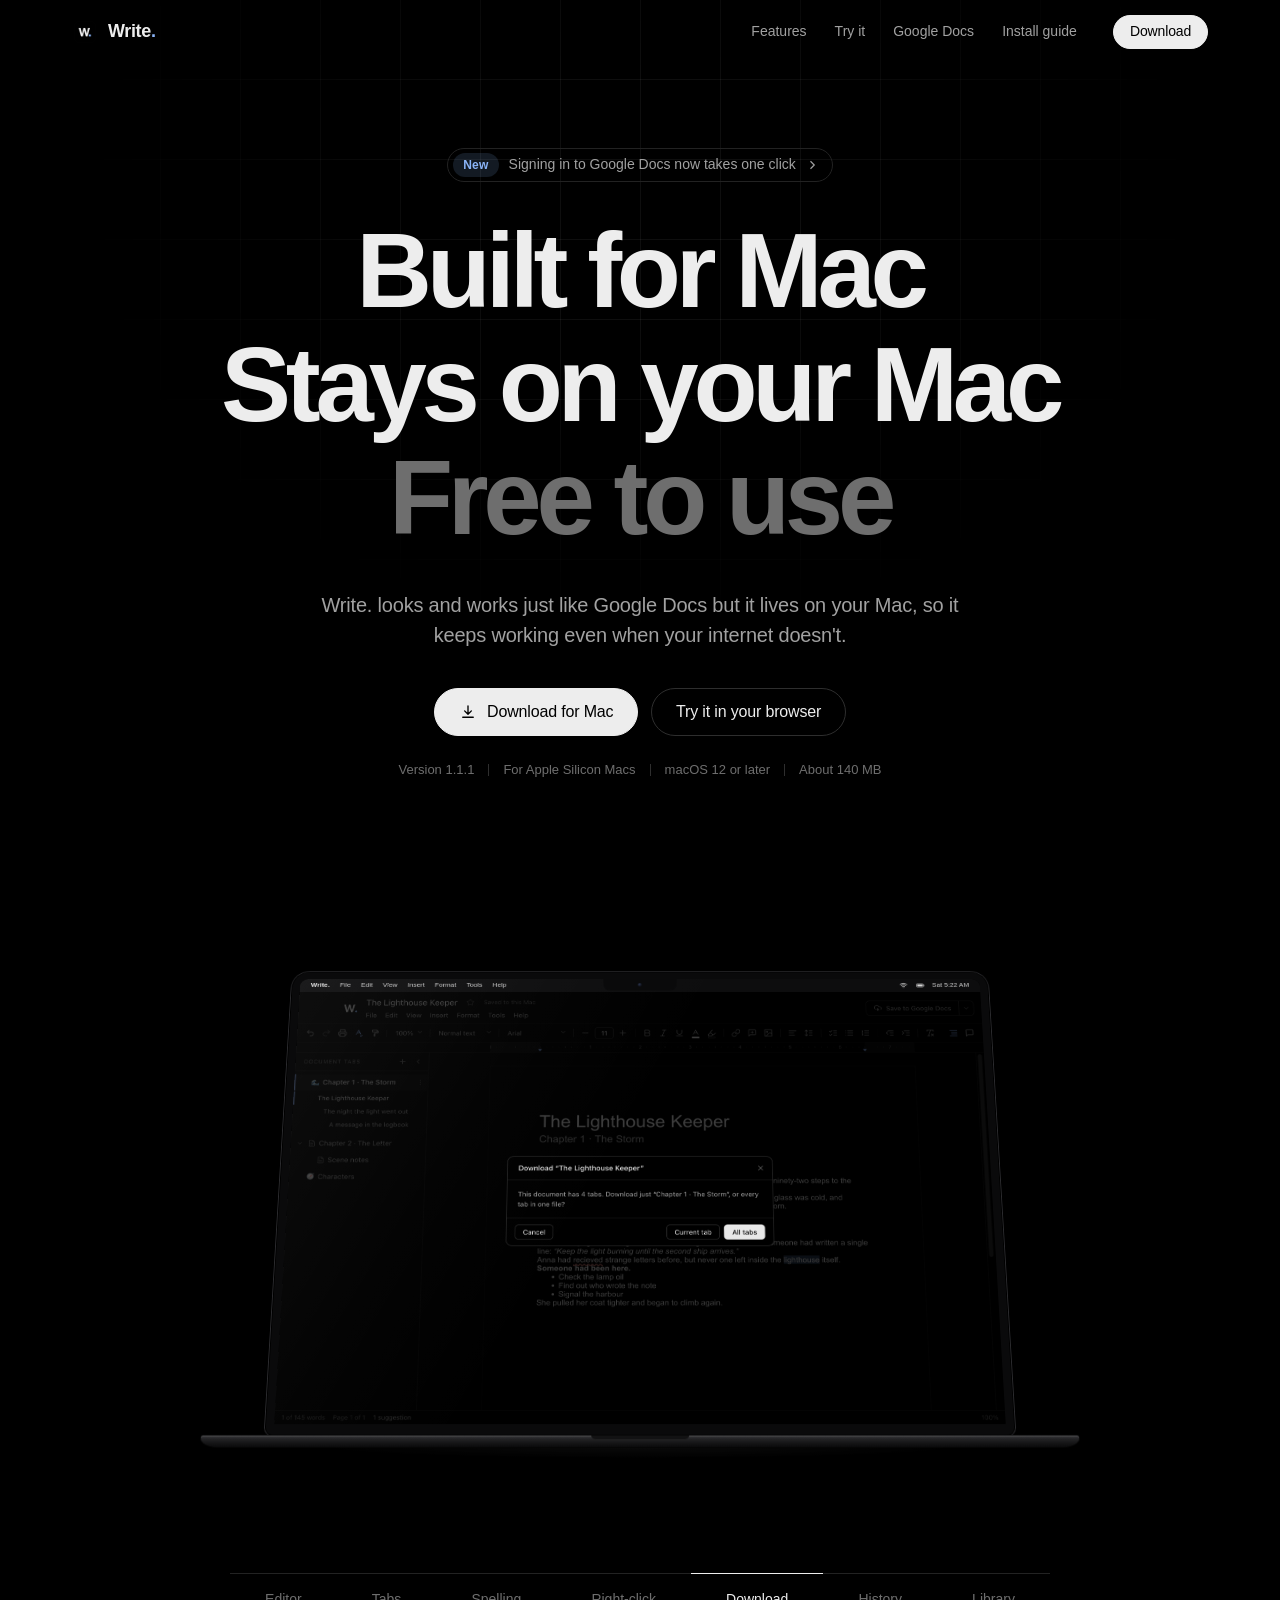
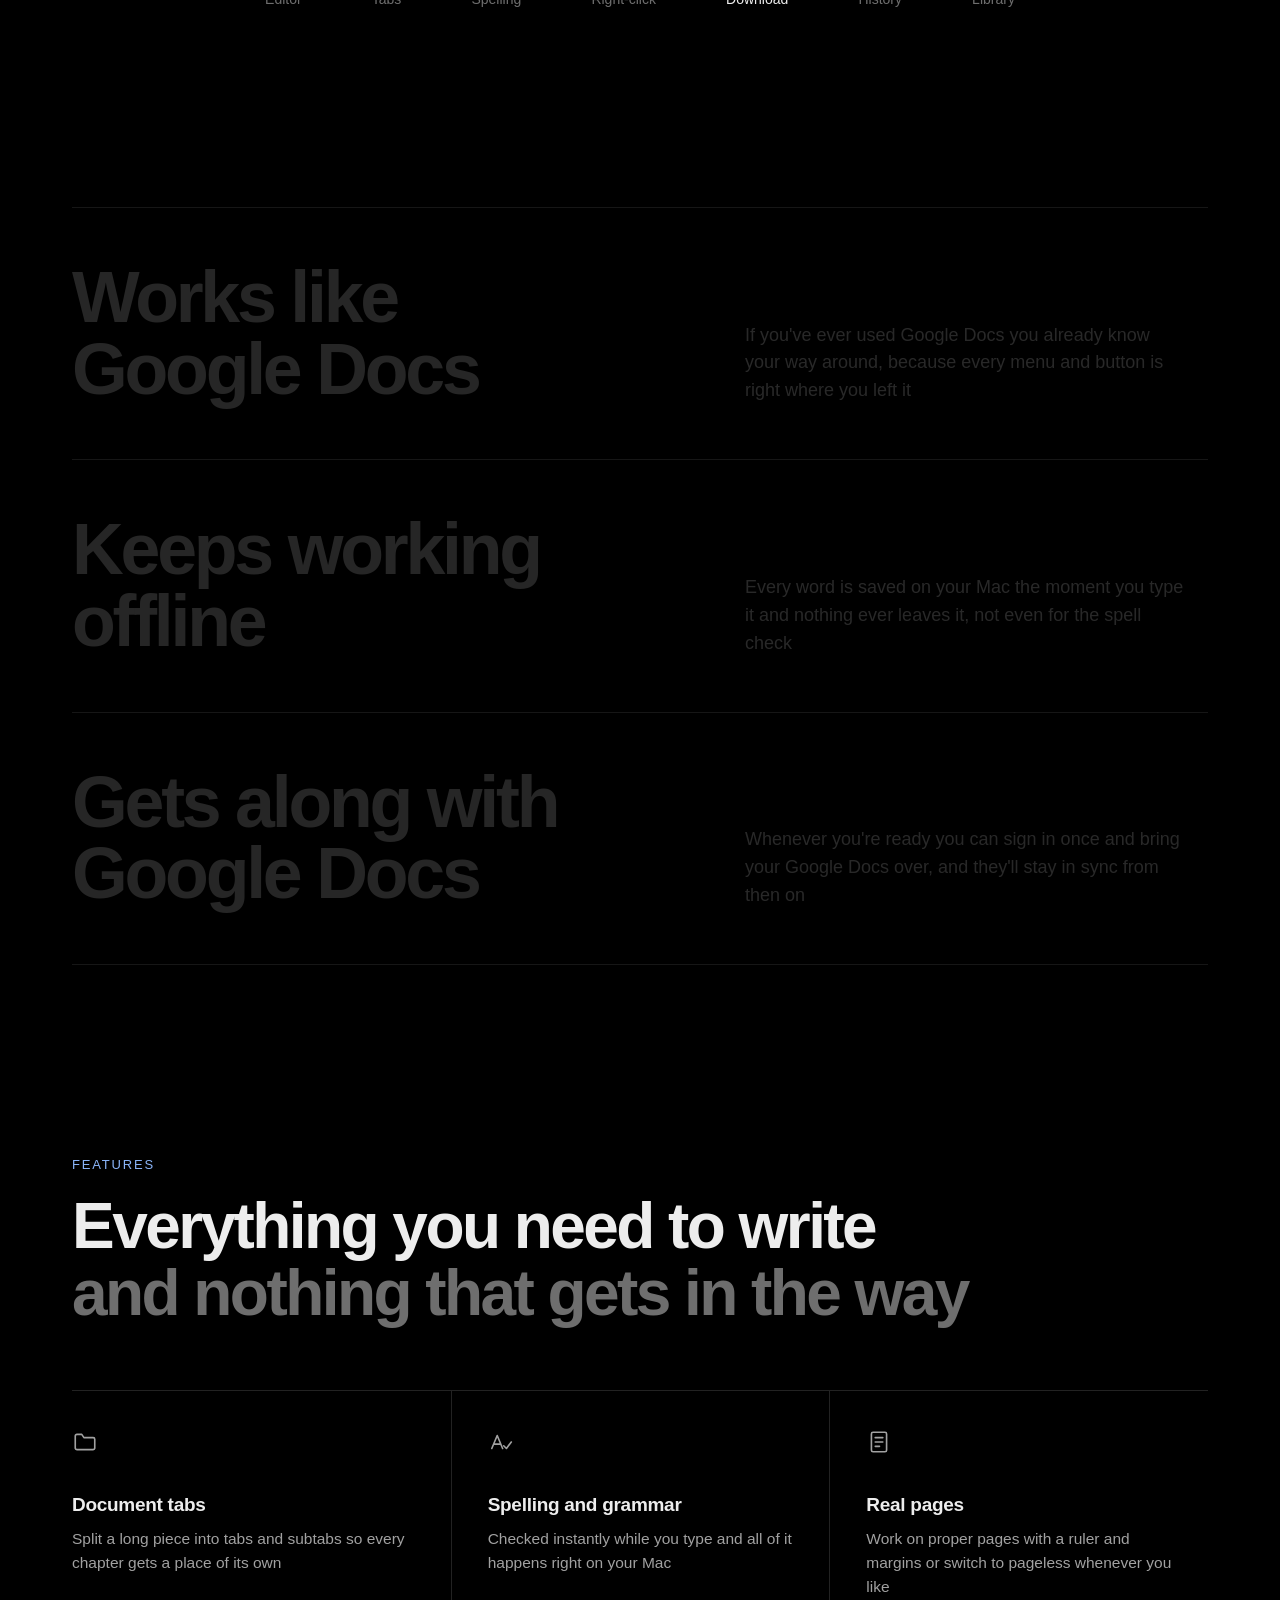
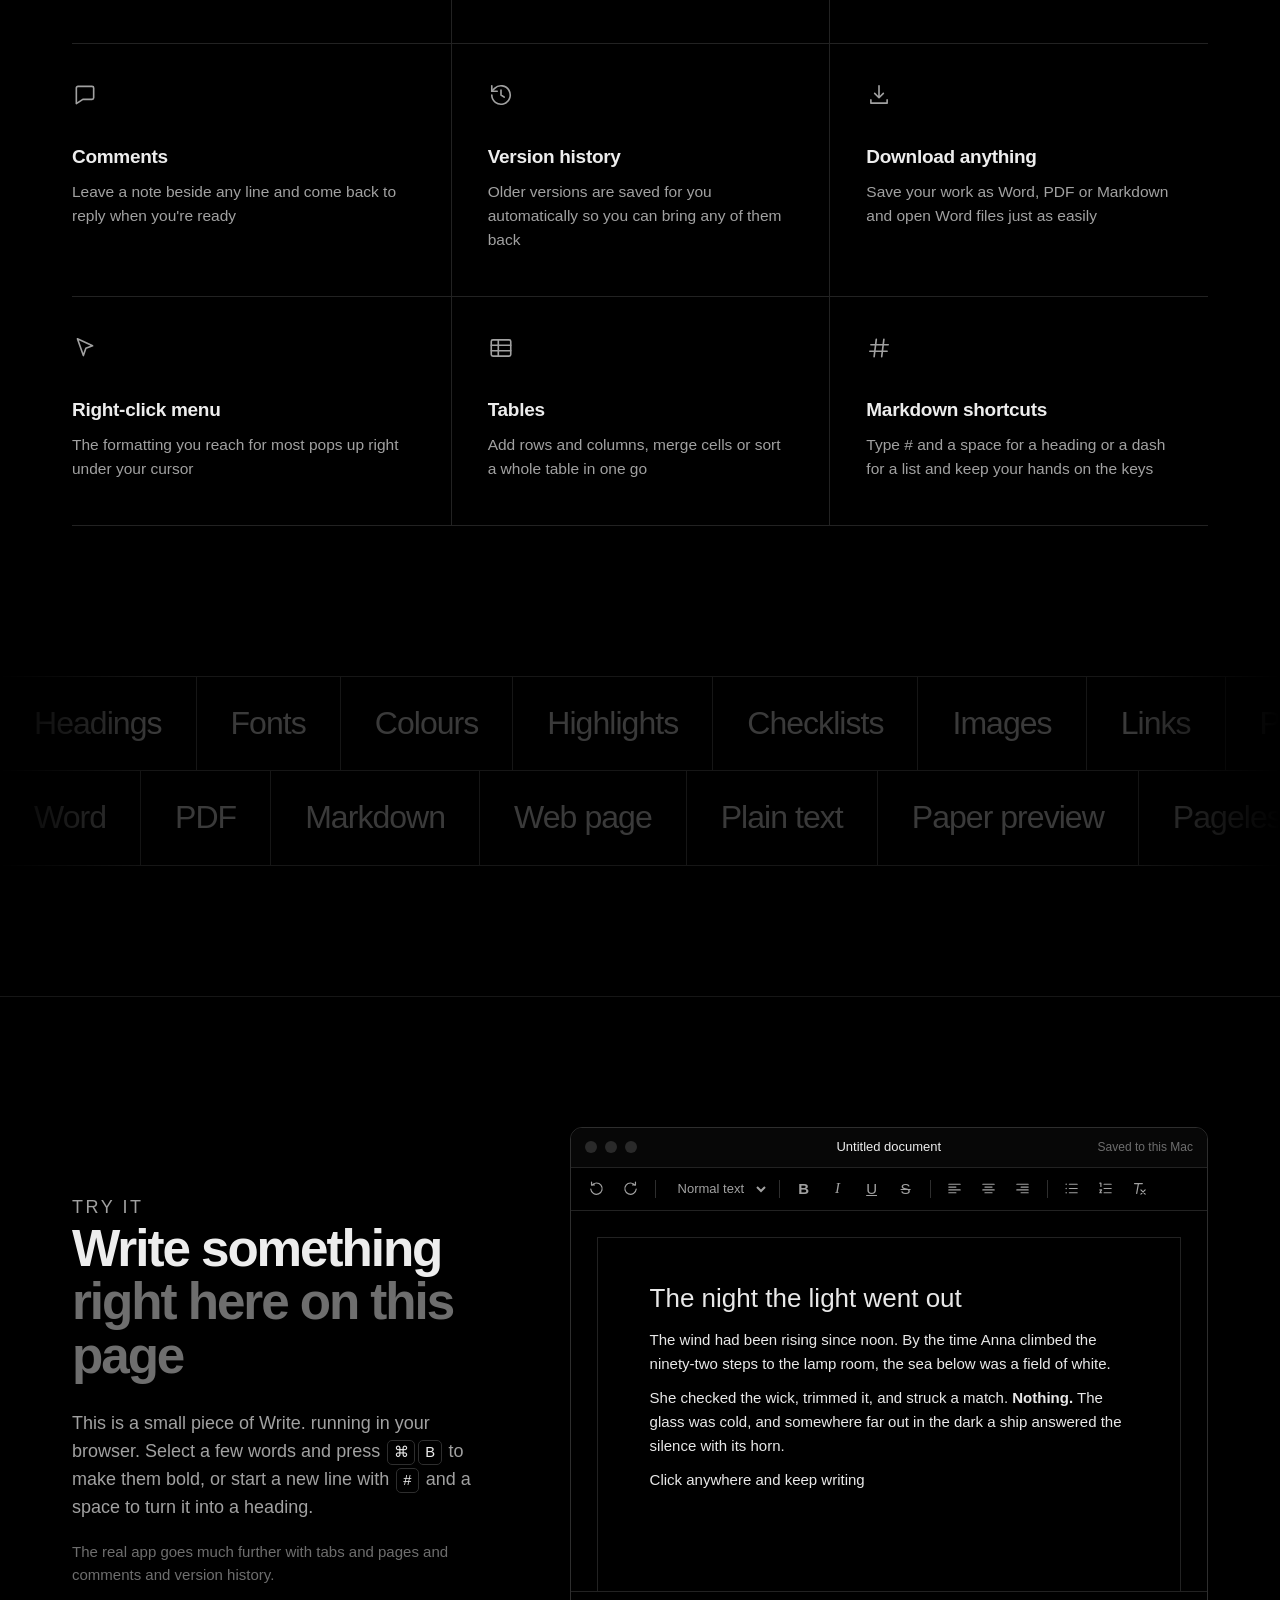
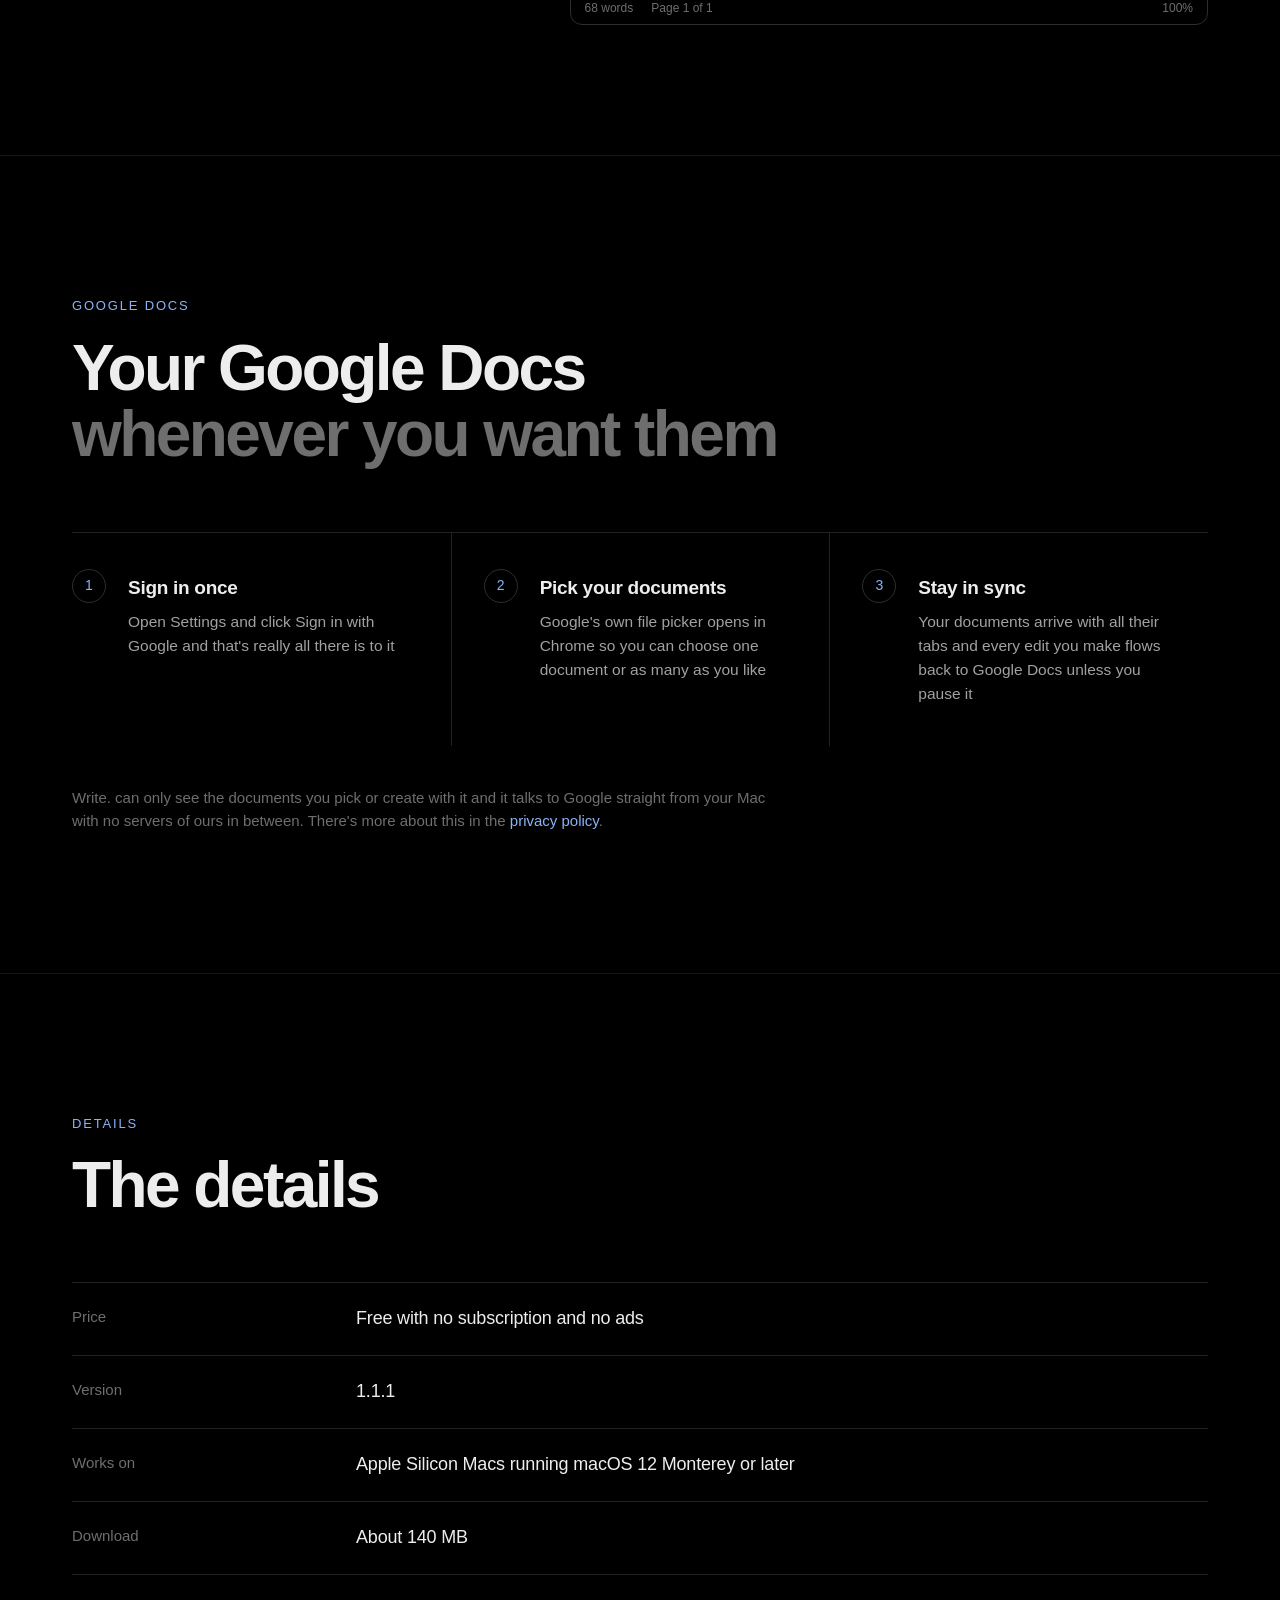
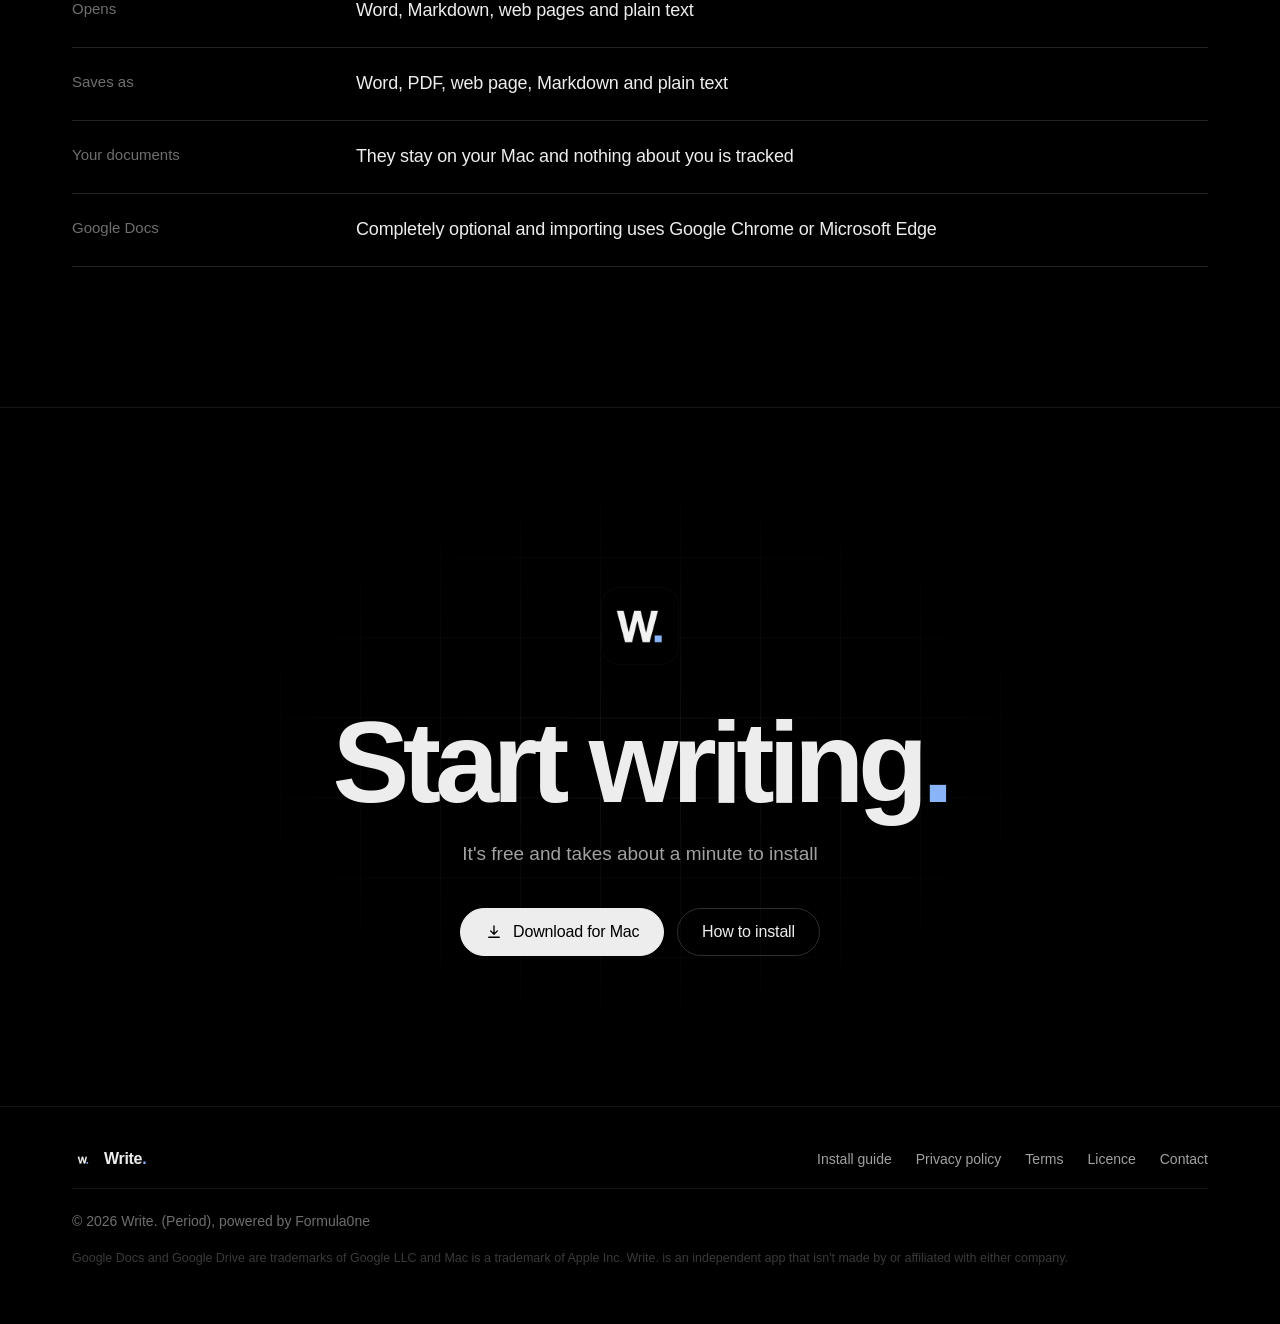
<file: docs/index.html>
<!doctype html>
<html lang="en">
<head>
<meta charset="utf-8">
<meta name="viewport" content="width=device-width, initial-scale=1">
<title>Write. | The document editor built for Mac</title>
<meta name="description" content="Write. looks and works just like Google Docs but it lives on your Mac, so it keeps working even when your internet doesn't. Free to use.">
<meta name="theme-color" content="#000000">
<meta property="og:title" content="Write. | Built for Mac, stays on your Mac, free to use">
<meta property="og:description" content="A calm black document editor that works just like Google Docs, even with no internet.">
<meta property="og:image" content="screenshots/editor.png">
<meta name="twitter:card" content="summary_large_image">
<link rel="icon" href="icon.png">
<link rel="stylesheet" href="home.css">
<script>document.documentElement.classList.add('js')</script>
</head>
<body>

<header class="nav" id="nav">
  <div class="nav-in">
    <a class="brand" href="./" aria-label="Write. home"><img src="icon.png" alt="" width="26" height="26"><span>Write<span class="dot">.</span></span></a>
    <nav class="nav-links">
      <a href="#features">Features</a>
      <a href="#try">Try it</a>
      <a href="#google">Google Docs</a>
      <a href="install.html">Install guide</a>
    </nav>
    <a class="btn btn-sm magnetic" data-download href="install.html">Download</a>
  </div>
  <div class="nav-progress" id="progress"></div>
</header>

<main>
  <!-- ============================================================ hero -->
  <section class="hero" id="hero">
    <div class="grid" aria-hidden="true"></div>
    <div class="grid grid-lit" aria-hidden="true"></div>

    <div class="hero-in">
      <a class="eyebrow fade" style="--d:0" href="#google">
        <span class="eyebrow-tag">New</span><span>Signing in to Google Docs now takes one click</span><svg viewBox="0 0 16 16" width="12" height="12" aria-hidden="true"><path d="M6 3l5 5-5 5" fill="none" stroke="currentColor" stroke-width="1.6"/></svg>
      </a>
      <h1 class="headline">
        <span class="line"><span style="--d:1">Built for Mac</span></span>
        <span class="line"><span style="--d:2">Stays on your Mac</span></span>
        <span class="line muted"><span style="--d:3">Free to use</span></span>
      </h1>
      <p class="lead fade" style="--d:4">Write. looks and works just like Google Docs but it lives on your Mac, so it keeps working even when your internet doesn't.</p>
      <div class="cta fade" style="--d:5">
        <a class="btn magnetic" data-download href="install.html">
          <svg viewBox="0 0 24 24" width="18" height="18" aria-hidden="true"><path d="M12 4v11m0 0-4.5-4.5M12 15l4.5-4.5M5 19h14" fill="none" stroke="currentColor" stroke-width="1.8" stroke-linecap="round" stroke-linejoin="round"/></svg>
          Download for Mac
        </a>
        <a class="btn btn-ghost magnetic" href="#try">Try it in your browser</a>
      </div>
      <p class="meta fade" style="--d:6"><span data-version>Version 1.1.1</span><i></i><span>For Apple Silicon Macs</span><i></i><span>macOS 12 or later</span><i></i><span data-size>About 140 MB</span></p>
    </div>

    <!-- the Mac -->
    <div class="stage fade" style="--d:6">
      <div class="device" id="device">
        <div class="lid">
          <div class="screen" id="screen">
            <div class="menubar" aria-hidden="true">
              <b>Write.</b><span>File</span><span>Edit</span><span>View</span><span>Insert</span><span>Format</span><span>Tools</span><span class="hide-xs">Help</span>
              <span class="mb-right">
                <svg viewBox="0 0 24 24" aria-hidden="true"><path d="M2.5 9a14 14 0 0 1 19 0M5.5 12.2a9.5 9.5 0 0 1 13 0M8.6 15.4a5 5 0 0 1 6.8 0M12 19h.01" fill="none" stroke="currentColor" stroke-width="2" stroke-linecap="round"/></svg>
                <svg viewBox="0 0 28 24" aria-hidden="true"><rect x="1.5" y="6" width="22" height="12" rx="3" fill="none" stroke="currentColor" stroke-width="1.6"/><rect x="4" y="8.5" width="17" height="7" rx="1.4" fill="currentColor"/><path d="M25.5 10v4" stroke="currentColor" stroke-width="1.8" stroke-linecap="round"/></svg>
                <span id="clock">Sat 10:24</span>
              </span>
            </div>
            <div class="slides" id="slides">
              <figure class="slide on"><img src="screenshots/editor.png" width="1600" height="1049" alt="Write. editing a document with document tabs"></figure>
              <figure class="slide"><img src="screenshots/document-tabs.png" width="1600" height="1049" alt="Document tabs with the tab menu open" loading="lazy"></figure>
              <figure class="slide"><img src="screenshots/spelling-and-grammar.png" width="1600" height="1049" alt="A spelling suggestion" loading="lazy"></figure>
              <figure class="slide"><img src="screenshots/right-click-menu.png" width="1600" height="1049" alt="The right-click menu" loading="lazy"></figure>
              <figure class="slide"><img src="screenshots/download-tabs.png" width="1600" height="1049" alt="Downloading the current tab or all tabs" loading="lazy"></figure>
              <figure class="slide"><img src="screenshots/version-history.png" width="1600" height="1049" alt="Version history" loading="lazy"></figure>
              <figure class="slide"><img src="screenshots/home.png" width="1600" height="1049" alt="All your documents" loading="lazy"></figure>
            </div>
            <div class="sheen" id="sheen" aria-hidden="true"></div>
            <div class="glare" aria-hidden="true"></div>
          </div>
        </div>
        <div class="base" aria-hidden="true"></div>
      </div>
      <div class="floor" aria-hidden="true"></div>

      <div class="slide-info" id="slideInfo" aria-live="polite">
        <h3>Feels like Google Docs from the first click</h3>
        <p>The menus and the toolbar sit right where you'd look for them</p>
      </div>
      <div class="slide-nav" id="slideNav" role="tablist" aria-label="App screens">
        <span class="slide-ind" id="slideInd" aria-hidden="true"></span>
        <button role="tab" class="on" data-title="Feels like Google Docs from the first click" data-text="The menus and the toolbar sit right where you'd look for them">Editor</button>
        <button role="tab" data-title="Document tabs" data-text="Give every chapter its own tab and keep the whole story in one document">Tabs</button>
        <button role="tab" data-title="Spelling and grammar" data-text="Mistakes are underlined while you type and a single click fixes them">Spelling</button>
        <button role="tab" data-title="Right-click anything" data-text="The tools you need show up right next to your cursor">Right-click</button>
        <button role="tab" data-title="Download anything" data-text="Save just one tab or the whole document as a Word file or a PDF">Download</button>
        <button role="tab" data-title="Version history" data-text="Every earlier version is kept for you so going back only takes a moment">History</button>
        <button role="tab" data-title="All your documents" data-text="Everything is saved on your Mac as you type and it's always easy to find">Library</button>
      </div>
    </div>
  </section>

  <!-- ============================================================ statements -->
  <section class="statements" aria-label="Why Write.">
    <div class="wrap">
      <div class="statement" data-scrub>
        <h2>Works like Google&nbsp;Docs</h2>
        <p>If you've ever used Google Docs you already know your way around, because every menu and button is right where you left it</p>
      </div>
      <div class="statement" data-scrub>
        <h2>Keeps working offline</h2>
        <p>Every word is saved on your Mac the moment you type it and nothing ever leaves it, not even for the spell check</p>
      </div>
      <div class="statement" data-scrub>
        <h2>Gets along with Google&nbsp;Docs</h2>
        <p>Whenever you're ready you can sign in once and bring your Google Docs over, and they'll stay in sync from then on</p>
      </div>
    </div>
  </section>

  <!-- ============================================================ features -->
  <section class="features" id="features">
    <div class="wrap">
      <div class="section-head" data-reveal>
        <p class="kicker">Features</p>
        <h2>Everything you need to write<br><span class="muted">and nothing that gets in the way</span></h2>
      </div>
      <div class="fgrid" id="fgrid">
        <div class="feat" data-reveal style="--d:0">
          <svg viewBox="0 0 24 24" aria-hidden="true"><path d="M3 8V6.5A1.5 1.5 0 0 1 4.5 5H9l2 3h8.5A1.5 1.5 0 0 1 21 9.5v8a1.5 1.5 0 0 1-1.5 1.5h-15A1.5 1.5 0 0 1 3 17.5z"/></svg>
          <h3>Document tabs</h3><p>Split a long piece into tabs and subtabs so every chapter gets a place of its own</p>
        </div>
        <div class="feat" data-reveal style="--d:1">
          <svg viewBox="0 0 24 24" aria-hidden="true"><path d="M3.5 18 8.5 6l5 12M5.5 14h6"/><path d="m14.5 15.5 2.5 2.5 4.5-6"/></svg>
          <h3>Spelling and grammar</h3><p>Checked instantly while you type and all of it happens right on your Mac</p>
        </div>
        <div class="feat" data-reveal style="--d:2">
          <svg viewBox="0 0 24 24" aria-hidden="true"><rect x="5" y="3" width="14" height="18" rx="1.5"/><path d="M8.5 8h7M8.5 12h7M8.5 16h4"/></svg>
          <h3>Real pages</h3><p>Work on proper pages with a ruler and margins or switch to pageless whenever you like</p>
        </div>
        <div class="feat" data-reveal style="--d:0">
          <svg viewBox="0 0 24 24" aria-hidden="true"><path d="M4 5.5A1.5 1.5 0 0 1 5.5 4h13A1.5 1.5 0 0 1 20 5.5v9a1.5 1.5 0 0 1-1.5 1.5H10l-6 4z"/></svg>
          <h3>Comments</h3><p>Leave a note beside any line and come back to reply when you're ready</p>
        </div>
        <div class="feat" data-reveal style="--d:1">
          <svg viewBox="0 0 24 24" aria-hidden="true"><path d="M3.5 12a8.5 8.5 0 1 0 2.6-6.1L3.5 8.5"/><path d="M3.5 3.5v5h5M12 7.5V12l3 2"/></svg>
          <h3>Version history</h3><p>Older versions are saved for you automatically so you can bring any of them back</p>
        </div>
        <div class="feat" data-reveal style="--d:2">
          <svg viewBox="0 0 24 24" aria-hidden="true"><path d="M12 3.5v11m0 0-4-4m4 4 4-4M4.5 16.5v3h15v-3"/></svg>
          <h3>Download anything</h3><p>Save your work as Word, PDF or Markdown and open Word files just as easily</p>
        </div>
        <div class="feat" data-reveal style="--d:0">
          <svg viewBox="0 0 24 24" aria-hidden="true"><path d="M5 3.5 19 10l-6.2 2.2L10.5 19z"/></svg>
          <h3>Right-click menu</h3><p>The formatting you reach for most pops up right under your cursor</p>
        </div>
        <div class="feat" data-reveal style="--d:1">
          <svg viewBox="0 0 24 24" aria-hidden="true"><rect x="3" y="4.5" width="18" height="15" rx="1.5"/><path d="M3 9.5h18M3 14.5h18M9.5 4.5v15"/></svg>
          <h3>Tables</h3><p>Add rows and columns, merge cells or sort a whole table in one go</p>
        </div>
        <div class="feat" data-reveal style="--d:2">
          <svg viewBox="0 0 24 24" aria-hidden="true"><path d="M9.5 4 7.5 20M16.5 4l-2 16M4.5 9h16M3.5 15h16"/></svg>
          <h3>Markdown shortcuts</h3><p>Type # and a space for a heading or a dash for a list and keep your hands on the keys</p>
        </div>
      </div>
    </div>
  </section>

  <!-- ============================================================ marquee -->
  <section class="marquee" aria-label="More features">
    <div class="mq"><div class="mq-track">
      <span>Headings</span><span>Fonts</span><span>Colours</span><span>Highlights</span><span>Checklists</span><span>Images</span><span>Links</span><span>Page breaks</span><span>Find and replace</span><span>Word count</span><span>Zoom</span><span>Outline</span><span>Full screen</span><span>Print</span>
    </div></div>
    <div class="mq mq-rev"><div class="mq-track">
      <span>Word</span><span>PDF</span><span>Markdown</span><span>Web page</span><span>Plain text</span><span>Paper preview</span><span>Pageless</span><span>Keyboard shortcuts</span><span>Personal dictionary</span><span>Emoji tab icons</span><span>Sort tables</span><span>Version names</span>
    </div></div>
  </section>

  <!-- ============================================================ try it -->
  <section class="try" id="try">
    <div class="wrap try-in">
      <div class="try-copy" data-reveal>
        <p class="kicker">Try it</p>
        <h2>Write something<br><span class="muted">right here on this page</span></h2>
        <p>This is a small piece of Write. running in your browser. Select a few words and press <kbd>⌘</kbd><kbd>B</kbd> to make them bold, or start a new line with <kbd>#</kbd> and a space to turn it into a heading.</p>
        <p class="small-note">The real app goes much further with tabs and pages and comments and version history.</p>
      </div>

      <div class="win" data-reveal style="--d:1">
        <div class="win-bar">
          <span class="lights" aria-hidden="true"><i></i><i></i><i></i></span>
          <span class="win-title">Untitled document</span>
          <span class="win-saved" id="saved">Saved to this Mac</span>
        </div>
        <div class="win-tools" id="tools" role="toolbar" aria-label="Formatting">
          <button data-cmd="undo" title="Undo (⌘Z)" aria-label="Undo"><svg viewBox="0 0 24 24"><path d="M9 7H5V3M5.5 7.5A8 8 0 1 1 4 13"/></svg></button>
          <button data-cmd="redo" title="Redo (⇧⌘Z)" aria-label="Redo"><svg viewBox="0 0 24 24"><path d="M15 7h4V3M18.5 7.5A8 8 0 1 0 20 13"/></svg></button>
          <span class="sep"></span>
          <select id="blockStyle" aria-label="Paragraph style">
            <option value="p">Normal text</option>
            <option value="h1">Heading 1</option>
            <option value="h2">Heading 2</option>
          </select>
          <span class="sep"></span>
          <button data-cmd="bold" title="Bold (⌘B)" aria-label="Bold"><b>B</b></button>
          <button data-cmd="italic" title="Italic (⌘I)" aria-label="Italic"><i class="serif">I</i></button>
          <button data-cmd="underline" title="Underline (⌘U)" aria-label="Underline"><u>U</u></button>
          <button data-cmd="strikeThrough" title="Strikethrough" aria-label="Strikethrough"><s>S</s></button>
          <span class="sep"></span>
          <button data-cmd="justifyLeft" title="Align left" aria-label="Align left"><svg viewBox="0 0 24 24"><path d="M4 6h16M4 10h10M4 14h16M4 18h10"/></svg></button>
          <button data-cmd="justifyCenter" title="Center" aria-label="Center"><svg viewBox="0 0 24 24"><path d="M4 6h16M7 10h10M4 14h16M7 18h10"/></svg></button>
          <button data-cmd="justifyRight" title="Align right" aria-label="Align right"><svg viewBox="0 0 24 24"><path d="M4 6h16M10 10h10M4 14h16M10 18h10"/></svg></button>
          <span class="sep hide-xs"></span>
          <button class="hide-xs" data-cmd="insertUnorderedList" title="Bulleted list" aria-label="Bulleted list"><svg viewBox="0 0 24 24"><path d="M9 6h11M9 12h11M9 18h11"/><circle cx="4.5" cy="6" r="1"/><circle cx="4.5" cy="12" r="1"/><circle cx="4.5" cy="18" r="1"/></svg></button>
          <button class="hide-xs" data-cmd="insertOrderedList" title="Numbered list" aria-label="Numbered list"><svg viewBox="0 0 24 24"><path d="M10 6h10M10 12h10M10 18h10M4 4.5h1.5V9M4 14h2.5L4 18h2.5"/></svg></button>
          <button class="hide-xs" data-cmd="removeFormat" title="Clear formatting" aria-label="Clear formatting"><svg viewBox="0 0 24 24"><path d="M5 5h11M10.5 5 8 19M14 14l6 6M20 14l-6 6"/></svg></button>
        </div>
        <div class="canvas">
          <div class="page" id="page" contenteditable="true" spellcheck="true" aria-label="Try typing here">
            <h1>The night the light went out</h1>
            <p>The wind had been rising since noon. By the time Anna climbed the ninety-two steps to the lamp room, the sea below was a field of white.</p>
            <p>She checked the wick, trimmed it, and struck a match. <b>Nothing.</b> The glass was cold, and somewhere far out in the dark a ship answered the silence with its horn.</p>
            <p>Click anywhere and keep writing</p>
          </div>
        </div>
        <div class="win-status"><span id="words">0 words</span><span>Page 1 of 1</span><span class="right">100%</span></div>
      </div>
    </div>
  </section>

  <!-- ============================================================ google -->
  <section class="google" id="google">
    <div class="wrap">
      <div class="section-head" data-reveal>
        <p class="kicker">Google Docs</p>
        <h2>Your Google Docs<br><span class="muted">whenever you want them</span></h2>
      </div>
      <ol class="steps">
        <li data-reveal style="--d:0"><span class="n">1</span><div><h3>Sign in once</h3><p>Open Settings and click Sign in with Google and that's really all there is to it</p></div></li>
        <li data-reveal style="--d:1"><span class="n">2</span><div><h3>Pick your documents</h3><p>Google's own file picker opens in Chrome so you can choose one document or as many as you like</p></div></li>
        <li data-reveal style="--d:2"><span class="n">3</span><div><h3>Stay in sync</h3><p>Your documents arrive with all their tabs and every edit you make flows back to Google Docs unless you pause it</p></div></li>
      </ol>
      <p class="fine" data-reveal>Write. can only see the documents you pick or create with it and it talks to Google straight from your Mac with no servers of ours in between. There's more about this in the <a href="privacy.html">privacy policy</a>.</p>
    </div>
  </section>

  <!-- ============================================================ specs -->
  <section class="specs" id="specs">
    <div class="wrap">
      <div class="section-head" data-reveal>
        <p class="kicker">Details</p>
        <h2>The details</h2>
      </div>
      <dl class="spec-list" data-reveal>
        <div><dt>Price</dt><dd>Free with no subscription and no ads</dd></div>
        <div><dt>Version</dt><dd data-version-plain>1.1.1</dd></div>
        <div><dt>Works on</dt><dd>Apple Silicon Macs running macOS 12 Monterey or later</dd></div>
        <div><dt>Download</dt><dd data-size-plain>About 140 MB</dd></div>
        <div><dt>Opens</dt><dd>Word, Markdown, web pages and plain text</dd></div>
        <div><dt>Saves as</dt><dd>Word, PDF, web page, Markdown and plain text</dd></div>
        <div><dt>Your documents</dt><dd>They stay on your Mac and nothing about you is tracked</dd></div>
        <div><dt>Google Docs</dt><dd>Completely optional and importing uses Google Chrome or Microsoft Edge</dd></div>
      </dl>
    </div>
  </section>

  <!-- ============================================================ final cta -->
  <section class="final" id="download">
    <div class="grid grid-soft" aria-hidden="true"></div>
    <div class="wrap final-in" data-reveal>
      <img src="icon.png" width="96" height="96" alt="Write. app icon">
      <h2>Start writing<span class="dot">.</span></h2>
      <p>It's free and takes about a minute to install</p>
      <div class="cta">
        <a class="btn magnetic" data-download href="install.html">
          <svg viewBox="0 0 24 24" width="18" height="18" aria-hidden="true"><path d="M12 4v11m0 0-4.5-4.5M12 15l4.5-4.5M5 19h14" fill="none" stroke="currentColor" stroke-width="1.8" stroke-linecap="round" stroke-linejoin="round"/></svg>
          Download for Mac
        </a>
        <a class="btn btn-ghost magnetic" href="install.html">How to install</a>
      </div>
    </div>
  </section>
</main>

<footer class="foot">
  <div class="wrap foot-in">
    <a class="brand" href="./"><img src="icon.png" alt="" width="22" height="22"><span>Write<span class="dot">.</span></span></a>
    <nav>
      <a href="install.html">Install guide</a>
      <a href="privacy.html">Privacy policy</a>
      <a href="terms.html">Terms</a>
      <a href="licence.html">Licence</a>
      <a href="mailto:write.app.help@gmail.com">Contact</a>
    </nav>
    <p class="copy">© 2026 Write. (Period), powered by Formula0ne</p>
    <p class="tm">Google Docs and Google Drive are trademarks of Google LLC and Mac is a trademark of Apple Inc. Write. is an independent app that isn't made by or affiliated with either company.</p>
  </div>
</footer>

<script src="download.js"></script>
<script src="home.js"></script>
</body>
</html>
</file>
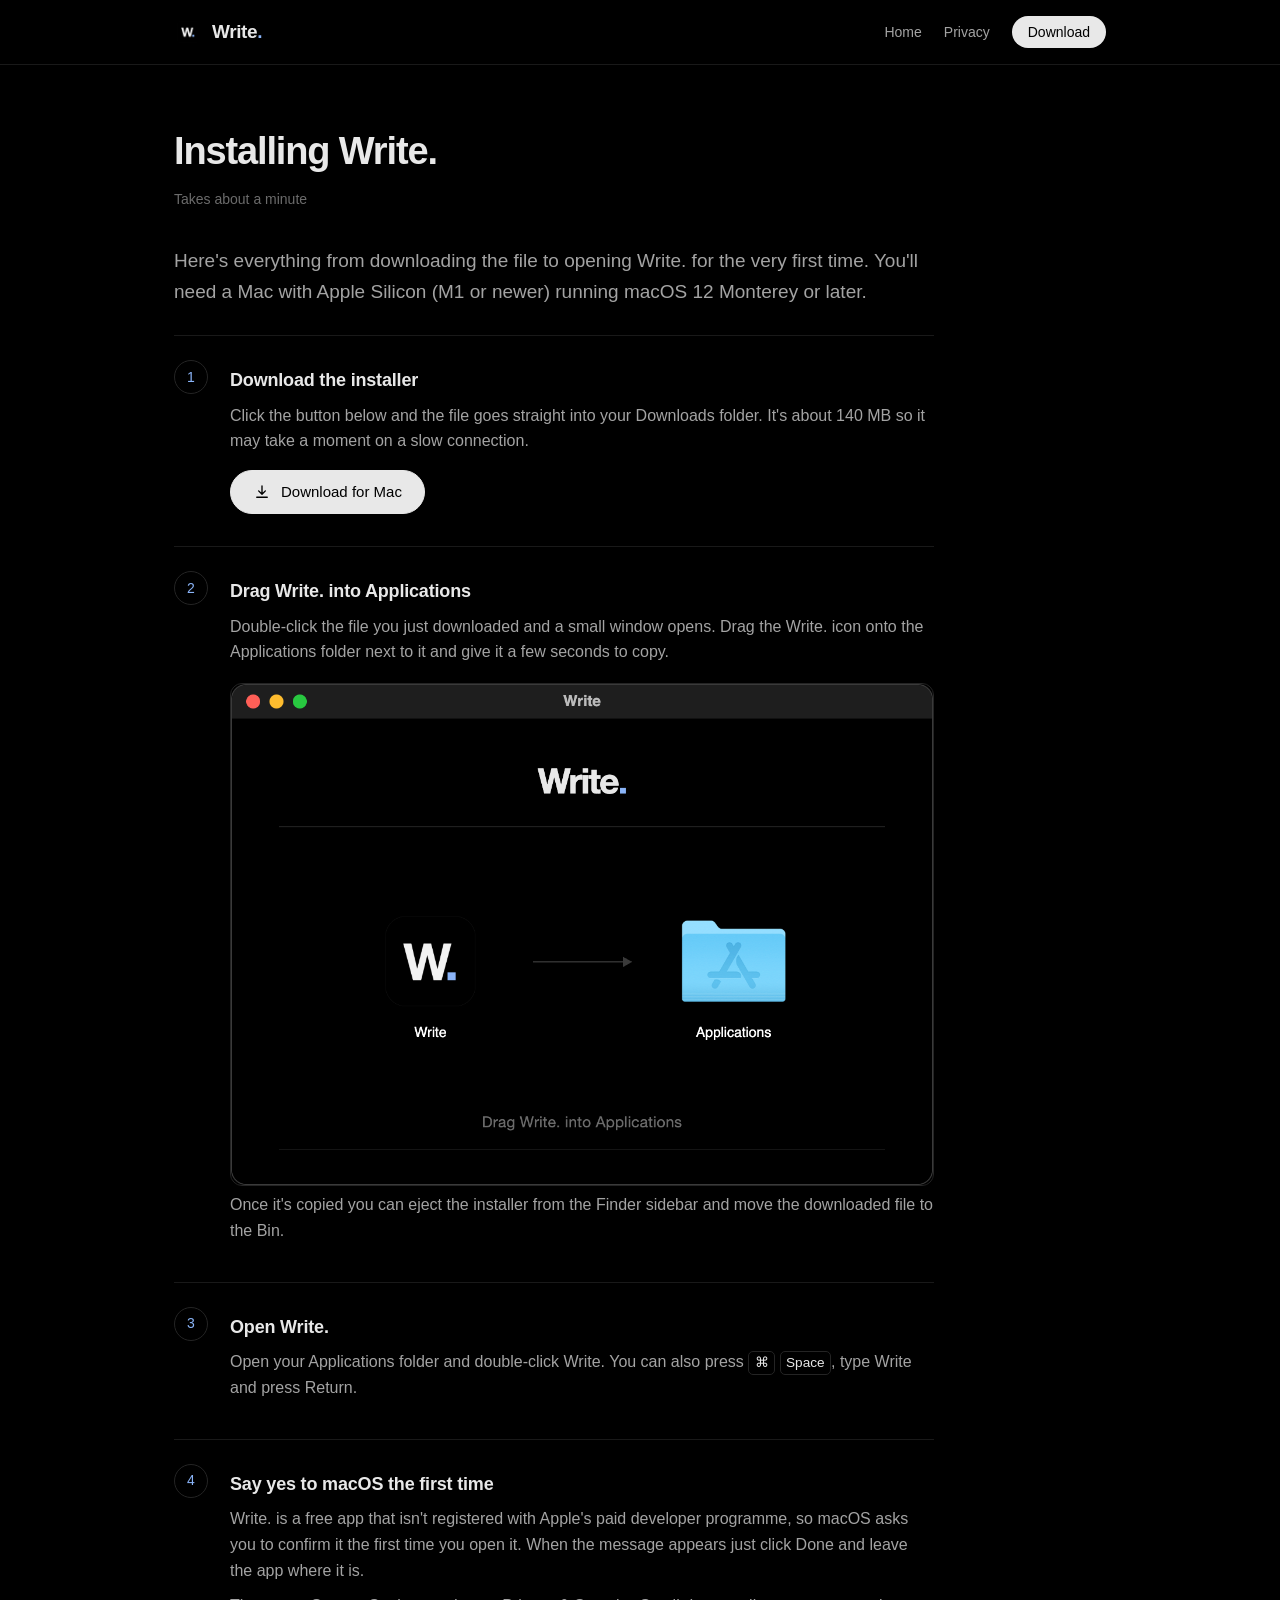
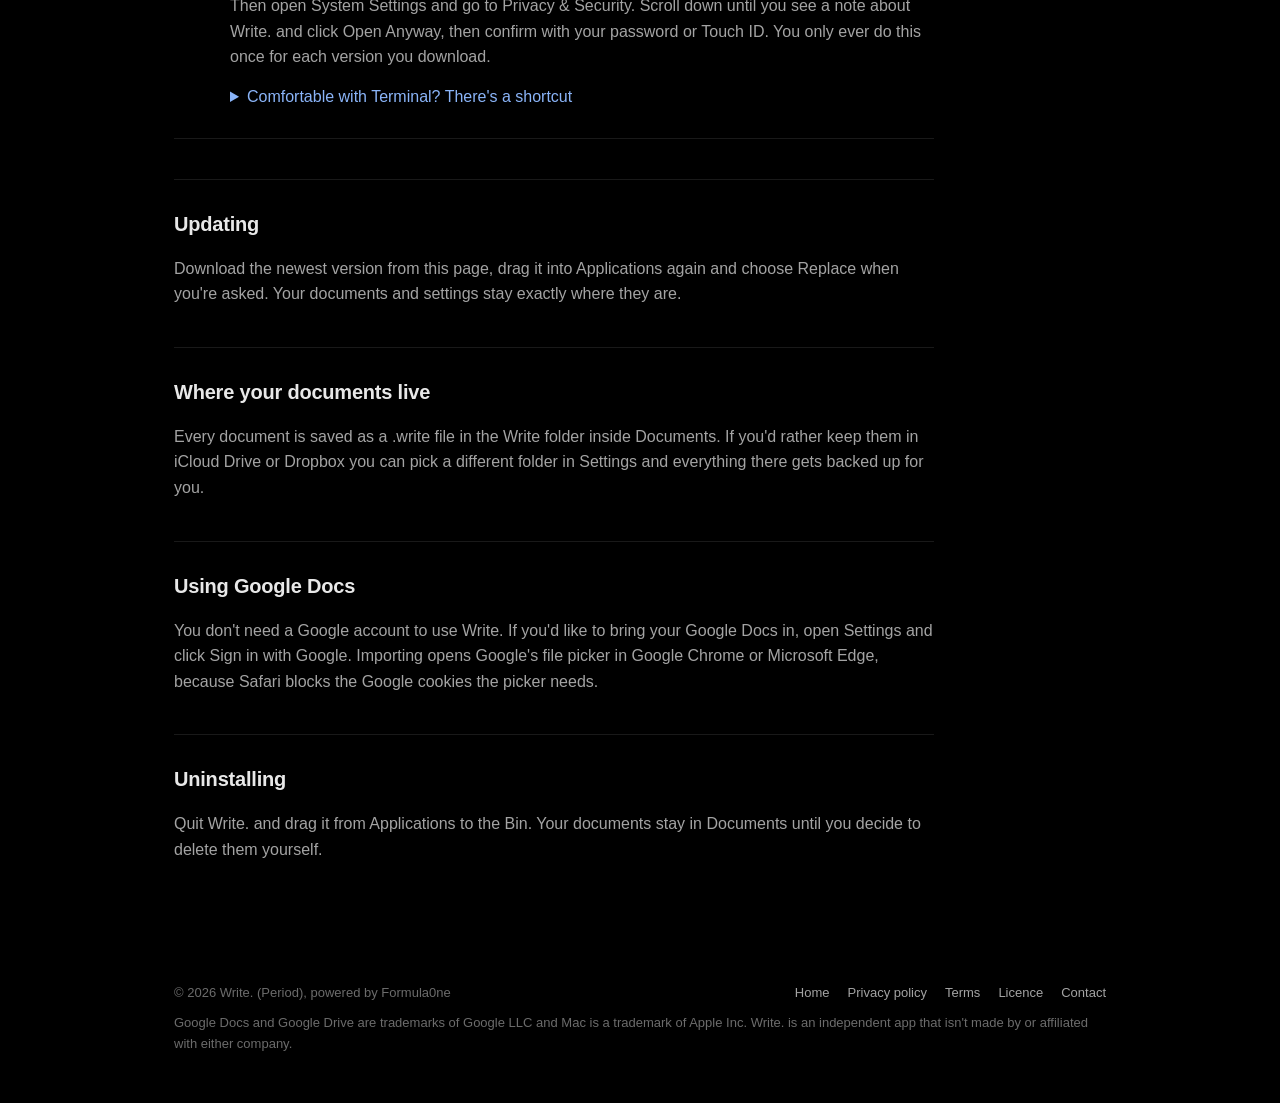
<file: docs/install.html>
<!doctype html>
<html lang="en">
<head>
<meta charset="utf-8">
<meta name="viewport" content="width=device-width, initial-scale=1">
<title>Install guide | Write.</title>
<meta name="description" content="How to download Write., install it on your Mac and open it for the first time.">
<meta name="theme-color" content="#000000">
<link rel="icon" href="icon.png">
<link rel="stylesheet" href="site.css">
</head>
<body>
<header class="top">
  <div class="wrap">
    <a class="brand" href="./"><img src="icon.png" alt=""><span>Write<span class="dot">.</span></span></a>
    <nav>
      <a href="./">Home</a>
      <a href="privacy.html">Privacy</a>
      <a class="btn-sm" data-download href="#download">Download</a>
    </nav>
  </div>
</header>

<main class="wrap">
  <article class="doc">
    <h1>Installing Write.</h1>
    <p class="meta">Takes about a minute</p>
    <p class="lead-in">Here's everything from downloading the file to opening Write. for the very first time. You'll need a Mac with Apple Silicon (M1 or newer) running macOS 12 Monterey or later.</p>

    <ol class="install">
      <li id="download">
        <h3>Download the installer</h3>
        <p>Click the button below and the file goes straight into your Downloads folder. It's about 140 MB so it may take a moment on a slow connection.</p>
        <div class="actions">
          <a class="btn" data-download href="#download">
            <svg viewBox="0 0 24 24" width="18" height="18" aria-hidden="true"><path d="M12 4v11m0 0-4.5-4.5M12 15l4.5-4.5M5 19h14" fill="none" stroke="currentColor" stroke-width="1.8" stroke-linecap="round" stroke-linejoin="round"/></svg>
            Download for Mac
          </a>
        </div>
      </li>
      <li>
        <h3>Drag Write. into Applications</h3>
        <p>Double-click the file you just downloaded and a small window opens. Drag the Write. icon onto the Applications folder next to it and give it a few seconds to copy.</p>
        <figure><img src="screenshots/installer.png" alt="The Write. installer window with the app icon and the Applications folder" loading="lazy"></figure>
        <p>Once it's copied you can eject the installer from the Finder sidebar and move the downloaded file to the Bin.</p>
      </li>
      <li>
        <h3>Open Write.</h3>
        <p>Open your Applications folder and double-click Write. You can also press <kbd>⌘</kbd> <kbd>Space</kbd>, type Write and press Return.</p>
      </li>
      <li id="first-open">
        <h3>Say yes to macOS the first time</h3>
        <p>Write. is a free app that isn't registered with Apple's paid developer programme, so macOS asks you to confirm it the first time you open it. When the message appears just click Done and leave the app where it is.</p>
        <p>Then open System Settings and go to Privacy &amp; Security. Scroll down until you see a note about Write. and click Open Anyway, then confirm with your password or Touch ID. You only ever do this once for each version you download.</p>
        <details>
          <summary>Comfortable with Terminal? There's a shortcut</summary>
          <p>Once Write. is in your Applications folder this command does the same thing in one go.</p>
          <pre>xattr -dr com.apple.quarantine /Applications/Write.app</pre>
        </details>
      </li>
    </ol>

    <h2>Updating</h2>
    <p>Download the newest version from this page, drag it into Applications again and choose Replace when you're asked. Your documents and settings stay exactly where they are.</p>

    <h2>Where your documents live</h2>
    <p>Every document is saved as a .write file in the Write folder inside Documents. If you'd rather keep them in iCloud Drive or Dropbox you can pick a different folder in Settings and everything there gets backed up for you.</p>

    <h2>Using Google Docs</h2>
    <p>You don't need a Google account to use Write. If you'd like to bring your Google Docs in, open Settings and click Sign in with Google. Importing opens Google's file picker in Google Chrome or Microsoft Edge, because Safari blocks the Google cookies the picker needs.</p>

    <h2>Uninstalling</h2>
    <p>Quit Write. and drag it from Applications to the Bin. Your documents stay in Documents until you decide to delete them yourself.</p>
  </article>
</main>

<footer>
  <div class="wrap">
    <span>© 2026 Write. (Period), powered by Formula0ne</span>
    <nav>
      <a href="./">Home</a>
      <a href="privacy.html">Privacy policy</a>
      <a href="terms.html">Terms</a>
      <a href="licence.html">Licence</a>
      <a href="mailto:write.app.help@gmail.com">Contact</a>
    </nav>
    <p>Google Docs and Google Drive are trademarks of Google LLC and Mac is a trademark of Apple Inc. Write. is an independent app that isn't made by or affiliated with either company.</p>
  </div>
</footer>
<script src="download.js"></script>
</body>
</html>
</file>
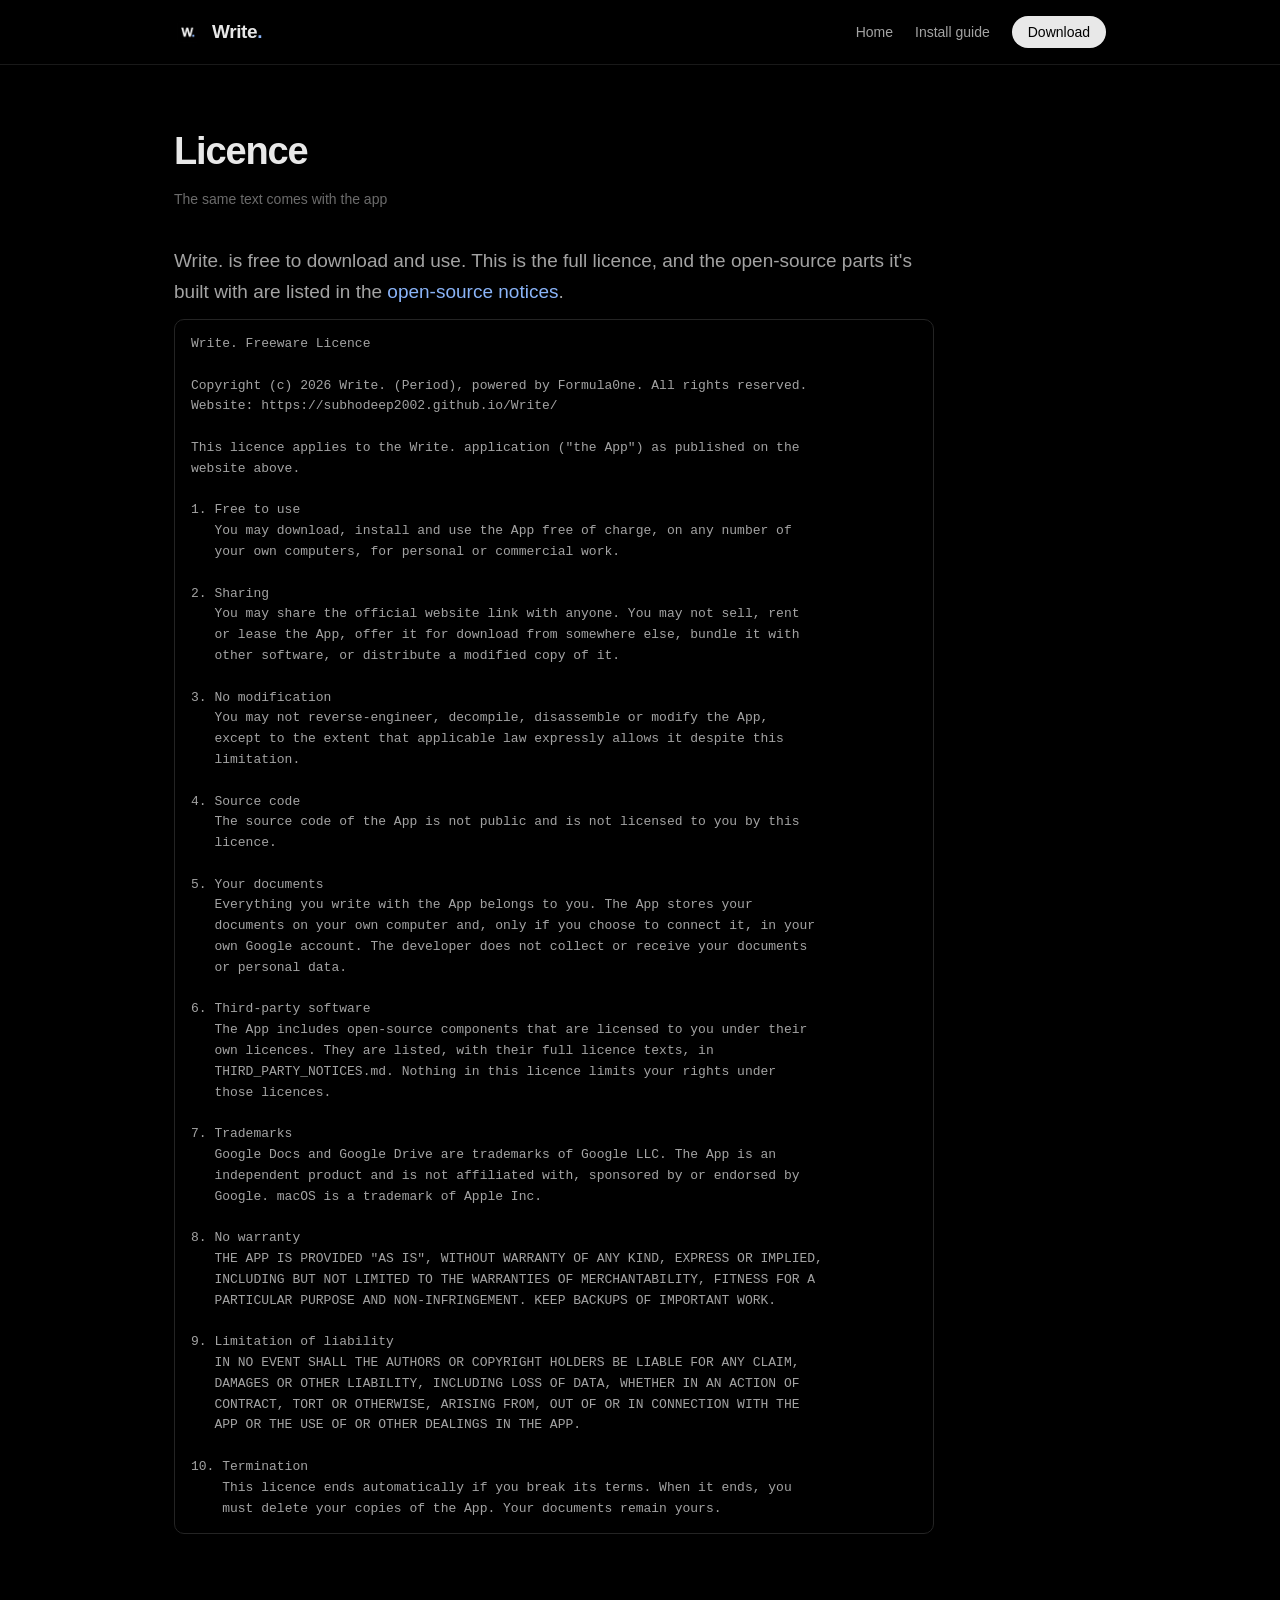
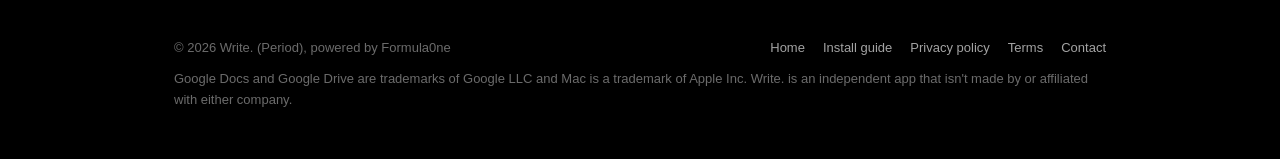
<file: docs/licence.html>
<!doctype html>
<html lang="en">
<head>
<meta charset="utf-8">
<meta name="viewport" content="width=device-width, initial-scale=1">
<title>Licence | Write.</title>
<meta name="description" content="The licence that comes with Write.">
<meta name="theme-color" content="#000000">
<link rel="icon" href="icon.png">
<link rel="stylesheet" href="site.css">
</head>
<body>
<header class="top">
  <div class="wrap">
    <a class="brand" href="./"><img src="icon.png" alt=""><span>Write<span class="dot">.</span></span></a>
    <nav>
      <a href="./">Home</a>
      <a href="install.html">Install guide</a>
      <a class="btn-sm" href="install.html#download">Download</a>
    </nav>
  </div>
</header>

<main class="wrap">
  <article class="doc">
    <h1>Licence</h1>
    <p class="meta">The same text comes with the app</p>
    <p class="lead-in">Write. is free to download and use. This is the full licence, and the open-source parts it's built with are listed in the <a href="third-party-notices.txt">open-source notices</a>.</p>
    <pre class="licence">Write. Freeware Licence

Copyright (c) 2026 Write. (Period), powered by Formula0ne. All rights reserved.
Website: https://subhodeep2002.github.io/Write/

This licence applies to the Write. application (&quot;the App&quot;) as published on the
website above.

1. Free to use
   You may download, install and use the App free of charge, on any number of
   your own computers, for personal or commercial work.

2. Sharing
   You may share the official website link with anyone. You may not sell, rent
   or lease the App, offer it for download from somewhere else, bundle it with
   other software, or distribute a modified copy of it.

3. No modification
   You may not reverse-engineer, decompile, disassemble or modify the App,
   except to the extent that applicable law expressly allows it despite this
   limitation.

4. Source code
   The source code of the App is not public and is not licensed to you by this
   licence.

5. Your documents
   Everything you write with the App belongs to you. The App stores your
   documents on your own computer and, only if you choose to connect it, in your
   own Google account. The developer does not collect or receive your documents
   or personal data.

6. Third-party software
   The App includes open-source components that are licensed to you under their
   own licences. They are listed, with their full licence texts, in
   THIRD_PARTY_NOTICES.md. Nothing in this licence limits your rights under
   those licences.

7. Trademarks
   Google Docs and Google Drive are trademarks of Google LLC. The App is an
   independent product and is not affiliated with, sponsored by or endorsed by
   Google. macOS is a trademark of Apple Inc.

8. No warranty
   THE APP IS PROVIDED &quot;AS IS&quot;, WITHOUT WARRANTY OF ANY KIND, EXPRESS OR IMPLIED,
   INCLUDING BUT NOT LIMITED TO THE WARRANTIES OF MERCHANTABILITY, FITNESS FOR A
   PARTICULAR PURPOSE AND NON-INFRINGEMENT. KEEP BACKUPS OF IMPORTANT WORK.

9. Limitation of liability
   IN NO EVENT SHALL THE AUTHORS OR COPYRIGHT HOLDERS BE LIABLE FOR ANY CLAIM,
   DAMAGES OR OTHER LIABILITY, INCLUDING LOSS OF DATA, WHETHER IN AN ACTION OF
   CONTRACT, TORT OR OTHERWISE, ARISING FROM, OUT OF OR IN CONNECTION WITH THE
   APP OR THE USE OF OR OTHER DEALINGS IN THE APP.

10. Termination
    This licence ends automatically if you break its terms. When it ends, you
    must delete your copies of the App. Your documents remain yours.</pre>
  </article>
</main>

<footer>
  <div class="wrap">
    <span>© 2026 Write. (Period), powered by Formula0ne</span>
    <nav>
      <a href="./">Home</a>
      <a href="install.html">Install guide</a>
      <a href="privacy.html">Privacy policy</a>
      <a href="terms.html">Terms</a>
      <a href="mailto:write.app.help@gmail.com">Contact</a>
    </nav>
    <p>Google Docs and Google Drive are trademarks of Google LLC and Mac is a trademark of Apple Inc. Write. is an independent app that isn't made by or affiliated with either company.</p>
  </div>
</footer>
</body>
</html>
</file>
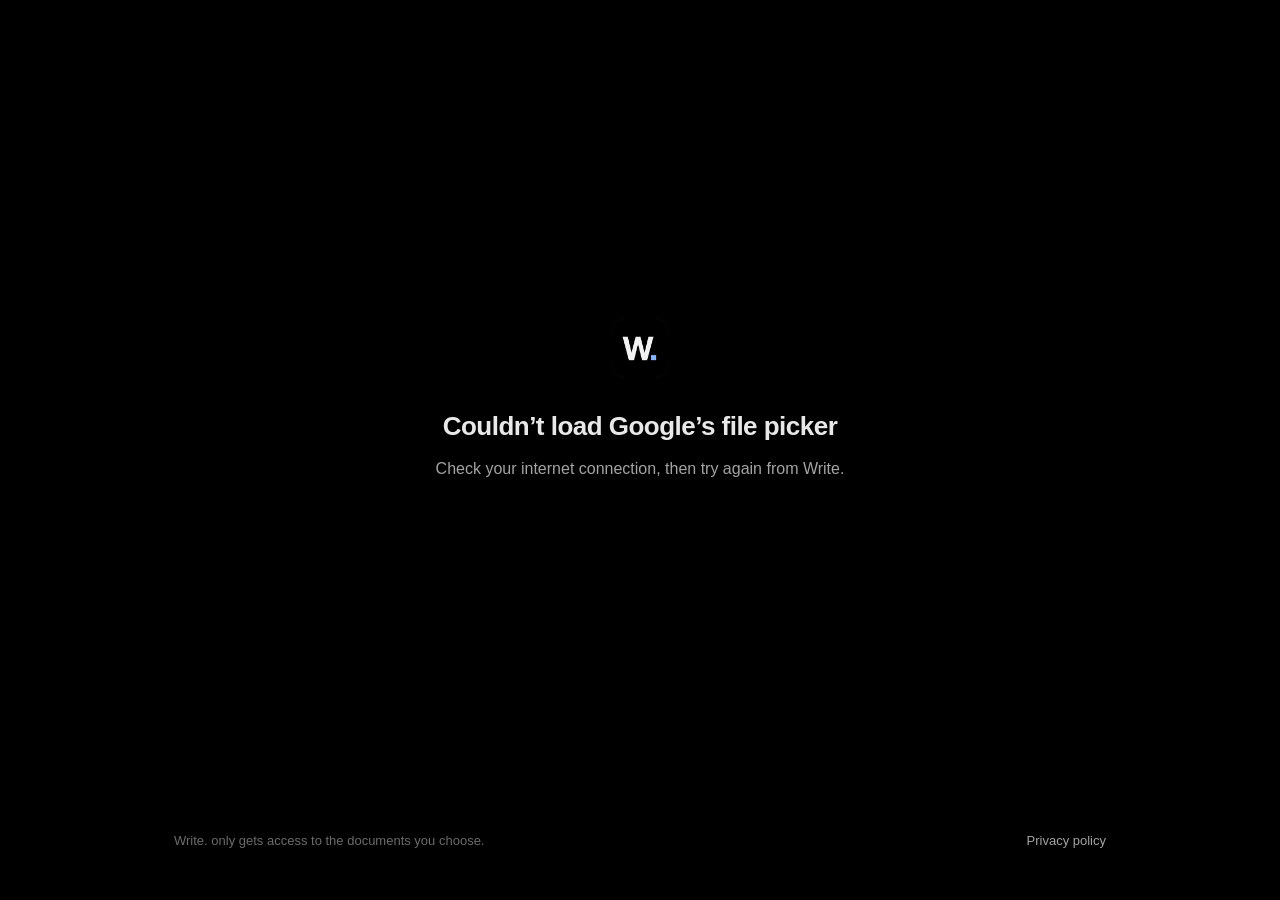
<file: docs/picker.html>
<!doctype html>
<html lang="en">
<head>
<meta charset="utf-8">
<meta name="viewport" content="width=device-width, initial-scale=1">
<meta name="robots" content="noindex">
<title>Choose Google Docs | Write.</title>
<meta name="theme-color" content="#000000">
<link rel="icon" href="icon.png">
<link rel="stylesheet" href="site.css">
<style>
  body { min-height: 100vh; display: flex; flex-direction: column; }
  .pick { flex: 1; display: flex; flex-direction: column; align-items: center; justify-content: center; text-align: center; padding: 40px 24px; }
  .pick img { width: 72px; height: 72px; margin-bottom: 22px; }
  .pick h1 { font-size: 26px; font-weight: 600; letter-spacing: -0.02em; margin: 0 0 8px; }
  .pick p { color: var(--fg-2); margin: 0 0 6px; max-width: 520px; }
  .pick .btn { margin-top: 18px; }
  .spin { width: 22px; height: 22px; border: 2px solid var(--line-2); border-top-color: var(--accent); border-radius: 50%; animation: spin 0.9s linear infinite; margin: 18px auto 0; }
  @keyframes spin { to { transform: rotate(360deg); } }
  [hidden] { display: none !important; }
</style>
</head>
<body>
<main class="pick">
  <img src="icon.png" alt="Write. app icon">
  <h1 id="title">Opening Google’s file picker…</h1>
  <p id="msg">Choose the Google Docs you want to use in Write.</p>
  <div class="spin" id="spin"></div>
  <a class="btn" id="back" hidden>Return to Write.</a>
</main>
<footer>
  <div class="wrap">
    <span>Write. only gets access to the documents you choose.</span>
    <nav><a href="privacy.html" target="_blank" rel="noopener">Privacy policy</a></nav>
  </div>
</footer>
<script src="picker.js"></script>
<script src="https://apis.google.com/js/api.js" onload="writePickerStart()" onerror="writePickerFailed()" async defer></script>
</body>
</html>
</file>
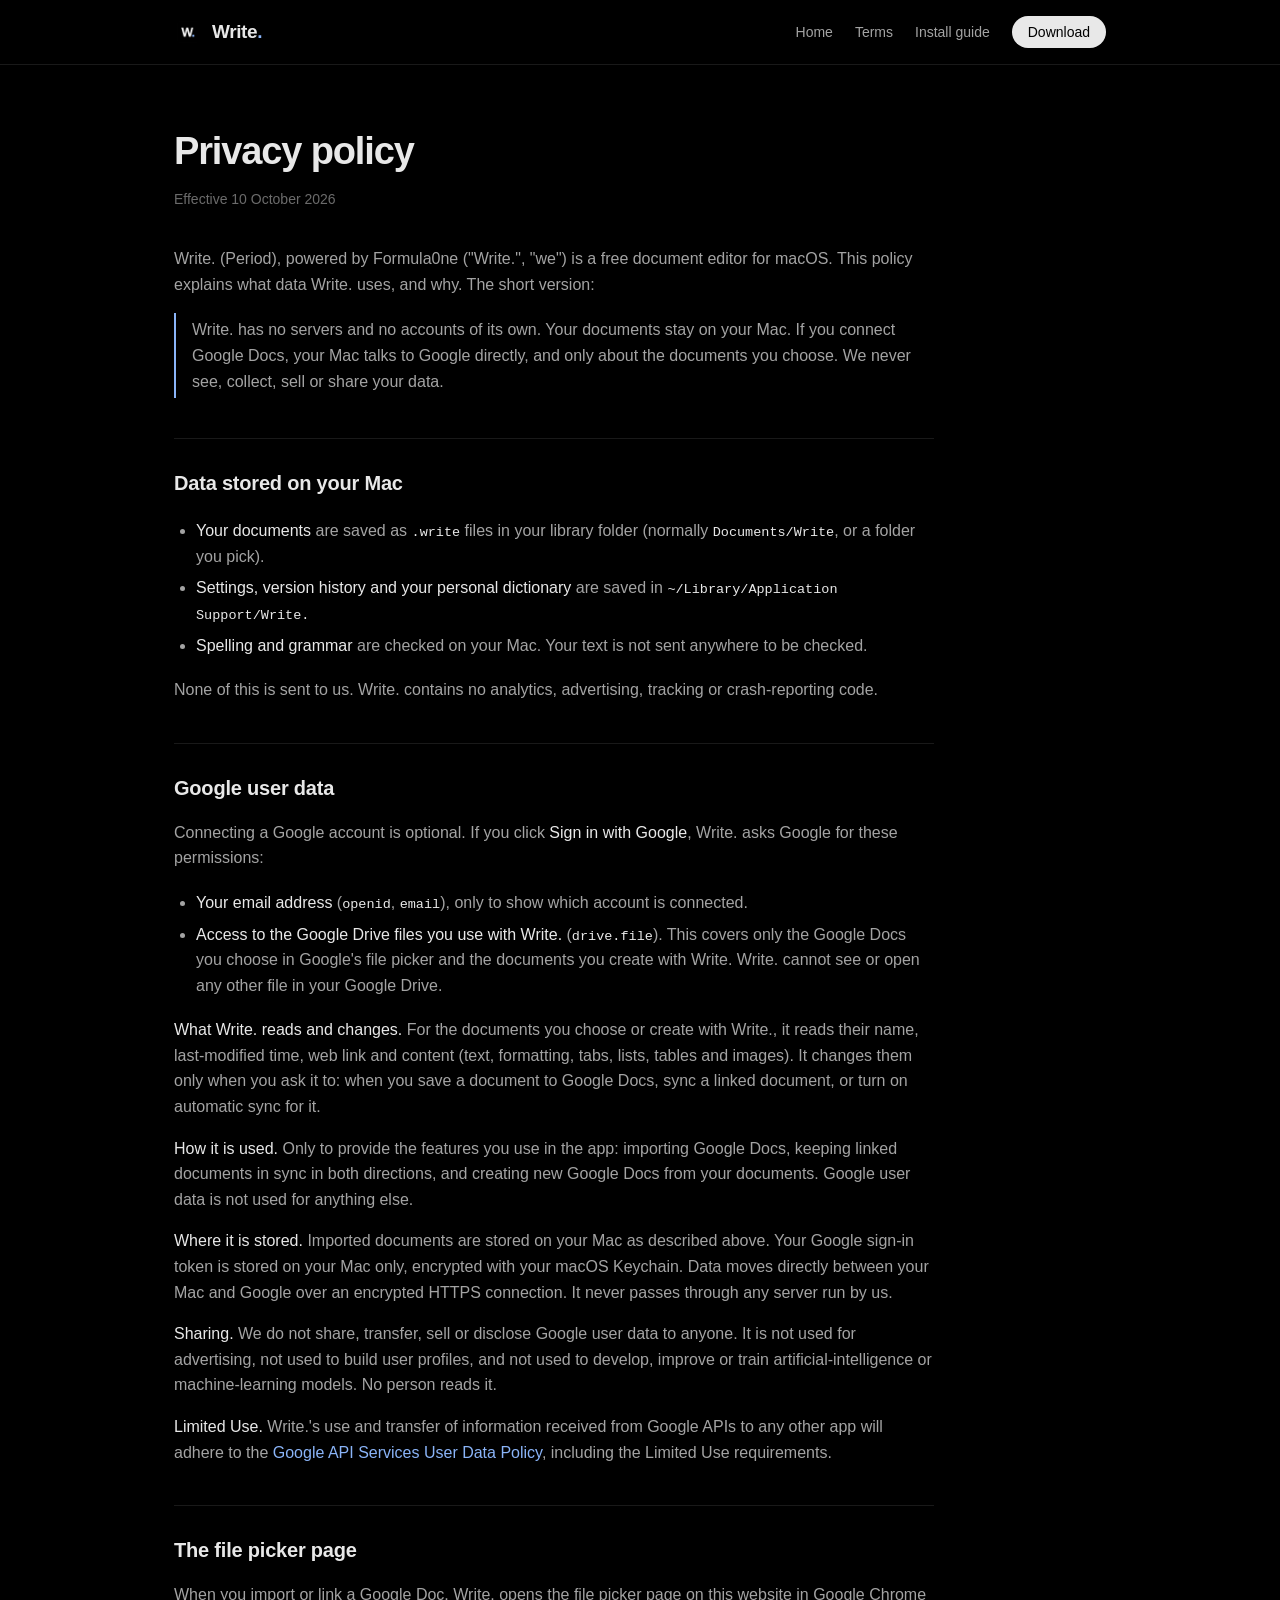
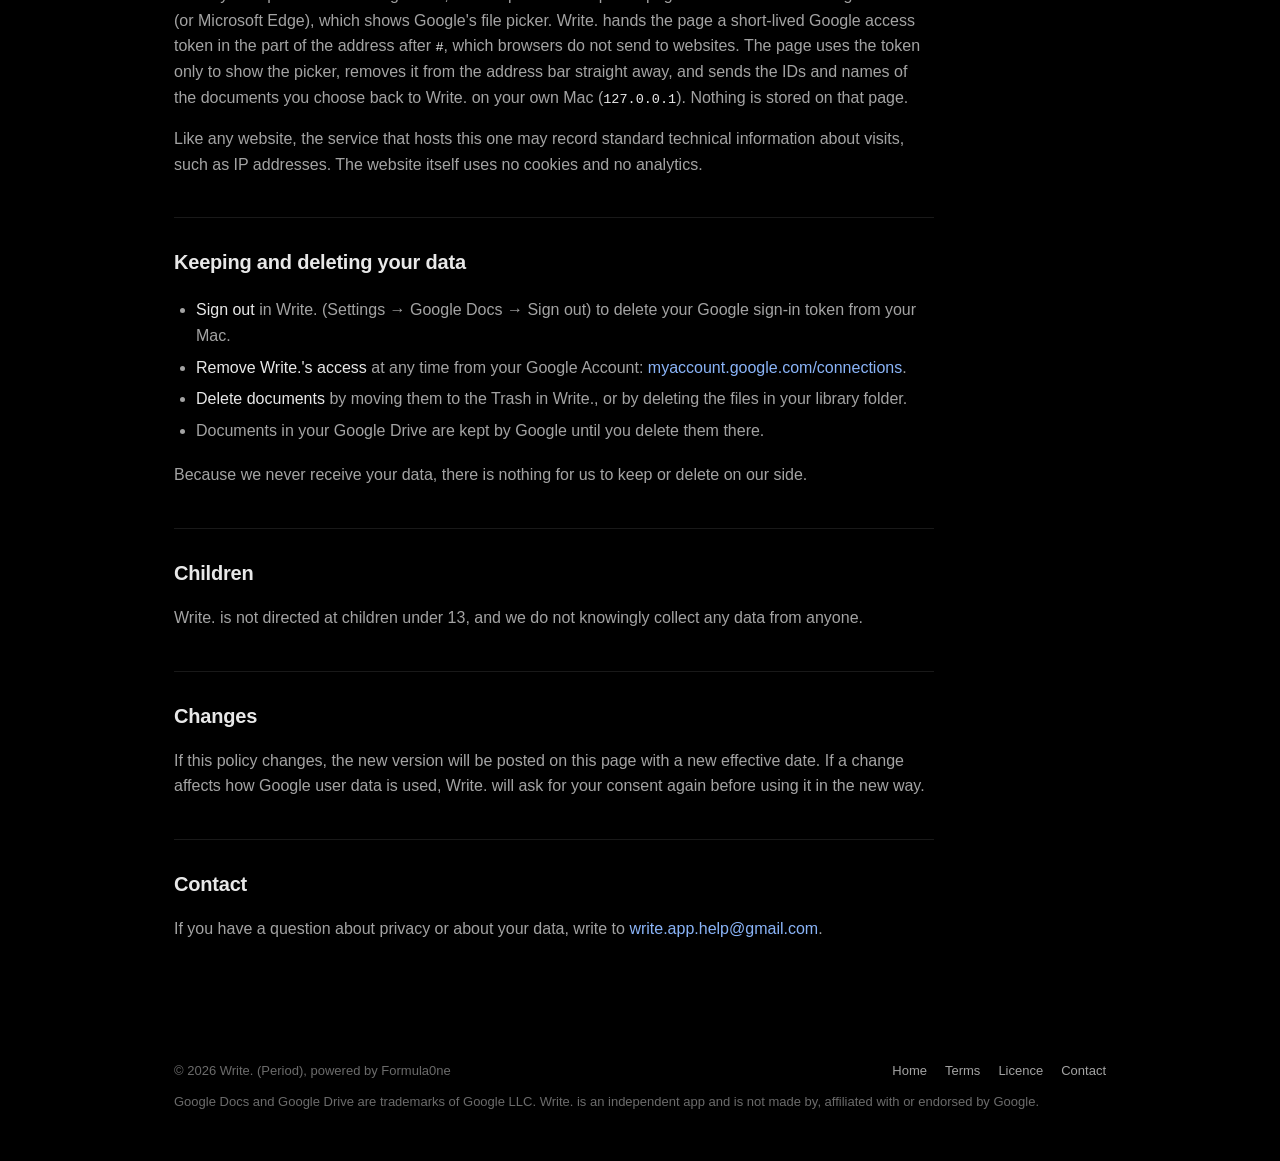
<file: docs/privacy.html>
<!doctype html>
<html lang="en">
<head>
<meta charset="utf-8">
<meta name="viewport" content="width=device-width, initial-scale=1">
<title>Privacy policy | Write.</title>
<meta name="description" content="How Write. handles your documents and your Google account data.">
<meta name="theme-color" content="#000000">
<link rel="icon" href="icon.png">
<link rel="stylesheet" href="site.css">
</head>
<body>
<header class="top">
  <div class="wrap">
    <a class="brand" href="./"><img src="icon.png" alt=""><span>Write<span class="dot">.</span></span></a>
    <nav>
      <a href="./" class="hide-sm">Home</a>
      <a href="terms.html">Terms</a>
      <a href="install.html">Install guide</a>
      <a class="btn-sm" href="install.html#download">Download</a>
    </nav>
  </div>
</header>

<main class="wrap">
  <article class="doc">
    <h1>Privacy policy</h1>
    <p class="meta">Effective 10 October 2026</p>

    <p>Write. (Period), powered by Formula0ne ("Write.", "we") is a free document editor for macOS. This policy explains what data Write. uses, and why. The short version:</p>
    <p class="note">Write. has no servers and no accounts of its own. Your documents stay on your Mac. If you connect Google Docs, your Mac talks to Google directly, and only about the documents you choose. We never see, collect, sell or share your data.</p>

    <h2>Data stored on your Mac</h2>
    <ul>
      <li><strong>Your documents</strong> are saved as <code>.write</code> files in your library folder (normally <code>Documents/Write</code>, or a folder you pick).</li>
      <li><strong>Settings, version history and your personal dictionary</strong> are saved in <code>~/Library/Application Support/Write.</code></li>
      <li><strong>Spelling and grammar</strong> are checked on your Mac. Your text is not sent anywhere to be checked.</li>
    </ul>
    <p>None of this is sent to us. Write. contains no analytics, advertising, tracking or crash-reporting code.</p>

    <h2>Google user data</h2>
    <p>Connecting a Google account is optional. If you click <strong>Sign in with Google</strong>, Write. asks Google for these permissions:</p>
    <ul>
      <li><strong>Your email address</strong> (<code>openid</code>, <code>email</code>), only to show which account is connected.</li>
      <li><strong>Access to the Google Drive files you use with Write.</strong> (<code>drive.file</code>). This covers only the Google Docs you choose in Google's file picker and the documents you create with Write. Write. cannot see or open any other file in your Google Drive.</li>
    </ul>

    <p><strong>What Write. reads and changes.</strong> For the documents you choose or create with Write., it reads their name, last-modified time, web link and content (text, formatting, tabs, lists, tables and images). It changes them only when you ask it to: when you save a document to Google Docs, sync a linked document, or turn on automatic sync for it.</p>

    <p><strong>How it is used.</strong> Only to provide the features you use in the app: importing Google Docs, keeping linked documents in sync in both directions, and creating new Google Docs from your documents. Google user data is not used for anything else.</p>

    <p><strong>Where it is stored.</strong> Imported documents are stored on your Mac as described above. Your Google sign-in token is stored on your Mac only, encrypted with your macOS Keychain. Data moves directly between your Mac and Google over an encrypted HTTPS connection. It never passes through any server run by us.</p>

    <p><strong>Sharing.</strong> We do not share, transfer, sell or disclose Google user data to anyone. It is not used for advertising, not used to build user profiles, and not used to develop, improve or train artificial-intelligence or machine-learning models. No person reads it.</p>

    <p><strong>Limited Use.</strong> Write.'s use and transfer of information received from Google APIs to any other app will adhere to the <a href="https://developers.google.com/terms/api-services-user-data-policy">Google API Services User Data Policy</a>, including the Limited Use requirements.</p>

    <h2>The file picker page</h2>
    <p>When you import or link a Google Doc, Write. opens the file picker page on this website in Google Chrome (or Microsoft Edge), which shows Google's file picker. Write. hands the page a short-lived Google access token in the part of the address after <code>#</code>, which browsers do not send to websites. The page uses the token only to show the picker, removes it from the address bar straight away, and sends the IDs and names of the documents you choose back to Write. on your own Mac (<code>127.0.0.1</code>). Nothing is stored on that page.</p>
    <p>Like any website, the service that hosts this one may record standard technical information about visits, such as IP addresses. The website itself uses no cookies and no analytics.</p>

    <h2>Keeping and deleting your data</h2>
    <ul>
      <li><strong>Sign out</strong> in Write. (Settings → Google Docs → Sign out) to delete your Google sign-in token from your Mac.</li>
      <li><strong>Remove Write.'s access</strong> at any time from your Google Account: <a href="https://myaccount.google.com/connections">myaccount.google.com/connections</a>.</li>
      <li><strong>Delete documents</strong> by moving them to the Trash in Write., or by deleting the files in your library folder.</li>
      <li>Documents in your Google Drive are kept by Google until you delete them there.</li>
    </ul>
    <p>Because we never receive your data, there is nothing for us to keep or delete on our side.</p>

    <h2>Children</h2>
    <p>Write. is not directed at children under 13, and we do not knowingly collect any data from anyone.</p>

    <h2>Changes</h2>
    <p>If this policy changes, the new version will be posted on this page with a new effective date. If a change affects how Google user data is used, Write. will ask for your consent again before using it in the new way.</p>


    <h2>Contact</h2>
    <p>If you have a question about privacy or about your data, write to <a href="mailto:write.app.help@gmail.com">write.app.help@gmail.com</a>.</p>
  </article>
</main>

<footer>
  <div class="wrap">
    <span>© 2026 Write. (Period), powered by Formula0ne</span>
    <nav>
      <a href="./">Home</a>
      <a href="terms.html">Terms</a>
      <a href="licence.html">Licence</a>
      <a href="mailto:write.app.help@gmail.com">Contact</a>
    </nav>
    <p>Google Docs and Google Drive are trademarks of Google LLC. Write. is an independent app and is not made by, affiliated with or endorsed by Google.</p>
  </div>
</footer>
</body>
</html>
</file>
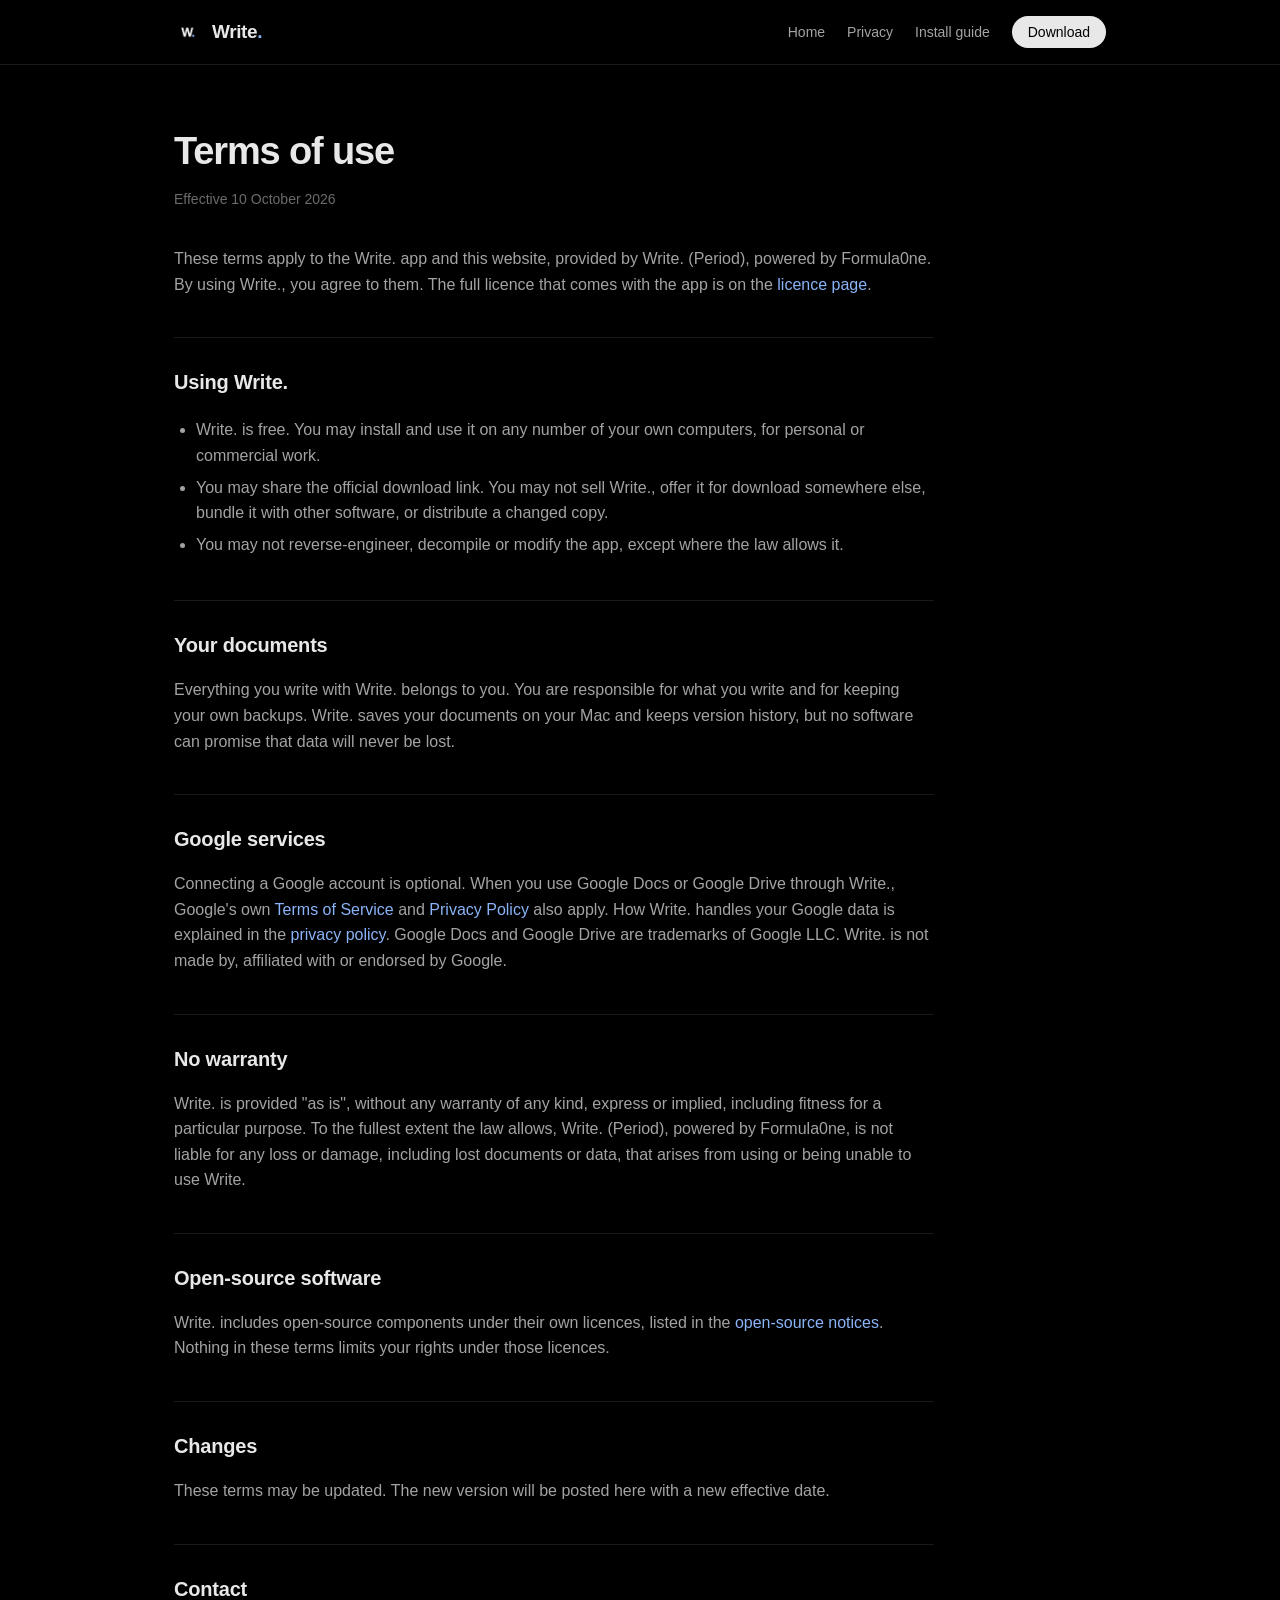
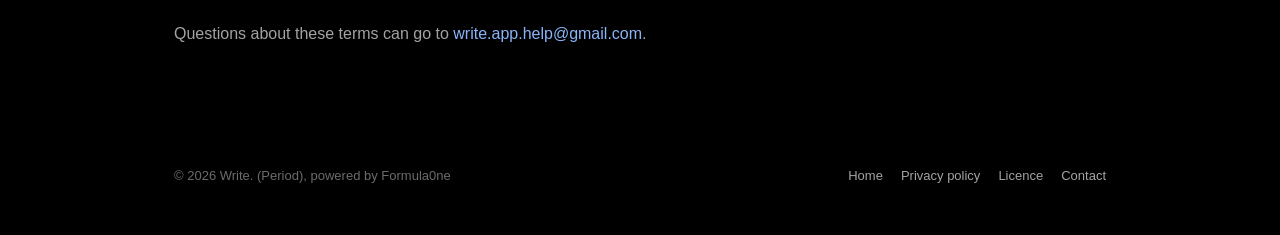
<file: docs/terms.html>
<!doctype html>
<html lang="en">
<head>
<meta charset="utf-8">
<meta name="viewport" content="width=device-width, initial-scale=1">
<title>Terms of use | Write.</title>
<meta name="description" content="The terms for using Write.">
<meta name="theme-color" content="#000000">
<link rel="icon" href="icon.png">
<link rel="stylesheet" href="site.css">
</head>
<body>
<header class="top">
  <div class="wrap">
    <a class="brand" href="./"><img src="icon.png" alt=""><span>Write<span class="dot">.</span></span></a>
    <nav>
      <a href="./" class="hide-sm">Home</a>
      <a href="privacy.html">Privacy</a>
      <a href="install.html">Install guide</a>
      <a class="btn-sm" href="install.html#download">Download</a>
    </nav>
  </div>
</header>

<main class="wrap">
  <article class="doc">
    <h1>Terms of use</h1>
    <p class="meta">Effective 10 October 2026</p>

    <p>These terms apply to the Write. app and this website, provided by Write. (Period), powered by Formula0ne. By using Write., you agree to them. The full licence that comes with the app is on the <a href="licence.html">licence page</a>.</p>

    <h2>Using Write.</h2>
    <ul>
      <li>Write. is free. You may install and use it on any number of your own computers, for personal or commercial work.</li>
      <li>You may share the official download link. You may not sell Write., offer it for download somewhere else, bundle it with other software, or distribute a changed copy.</li>
      <li>You may not reverse-engineer, decompile or modify the app, except where the law allows it.</li>
    </ul>

    <h2>Your documents</h2>
    <p>Everything you write with Write. belongs to you. You are responsible for what you write and for keeping your own backups. Write. saves your documents on your Mac and keeps version history, but no software can promise that data will never be lost.</p>

    <h2>Google services</h2>
    <p>Connecting a Google account is optional. When you use Google Docs or Google Drive through Write., Google's own <a href="https://policies.google.com/terms">Terms of Service</a> and <a href="https://policies.google.com/privacy">Privacy Policy</a> also apply. How Write. handles your Google data is explained in the <a href="privacy.html">privacy policy</a>. Google Docs and Google Drive are trademarks of Google LLC. Write. is not made by, affiliated with or endorsed by Google.</p>

    <h2>No warranty</h2>
    <p>Write. is provided "as is", without any warranty of any kind, express or implied, including fitness for a particular purpose. To the fullest extent the law allows, Write. (Period), powered by Formula0ne, is not liable for any loss or damage, including lost documents or data, that arises from using or being unable to use Write.</p>

    <h2>Open-source software</h2>
    <p>Write. includes open-source components under their own licences, listed in the <a href="third-party-notices.txt">open-source notices</a>. Nothing in these terms limits your rights under those licences.</p>

    <h2>Changes</h2>
    <p>These terms may be updated. The new version will be posted here with a new effective date.</p>


    <h2>Contact</h2>
    <p>Questions about these terms can go to <a href="mailto:write.app.help@gmail.com">write.app.help@gmail.com</a>.</p>
  </article>
</main>

<footer>
  <div class="wrap">
    <span>© 2026 Write. (Period), powered by Formula0ne</span>
    <nav>
      <a href="./">Home</a>
      <a href="privacy.html">Privacy policy</a>
      <a href="licence.html">Licence</a>
      <a href="mailto:write.app.help@gmail.com">Contact</a>
    </nav>
  </div>
</footer>
</body>
</html>
</file>
<file: docs/home.css>
/* Write. home page. Pure black, hairlines only. */
:root {
  --bg: #000;
  --fg: #ededed;
  --fg-2: #a1a1a1;
  --fg-3: #6e6e6e;
  --fg-4: #3a3a3a;
  --line: #161616;
  --line-2: #222;
  --line-3: #2e2e2e;
  --accent: #8ab4f8;
  --max: 1200px;
  --ease: cubic-bezier(0.2, 0.7, 0.1, 1);
  --sans: -apple-system, BlinkMacSystemFont, "SF Pro Display", "SF Pro Text", "Helvetica Neue", "Segoe UI", Roboto, Arial, sans-serif;
  color-scheme: dark;
}
* { box-sizing: border-box; }
html { -webkit-text-size-adjust: 100%; scroll-behavior: smooth; }
body {
  margin: 0;
  background: var(--bg);
  color: var(--fg);
  font: 17px/1.55 var(--sans);
  -webkit-font-smoothing: antialiased;
  overflow-x: hidden;
}
@supports (overflow: clip) { body { overflow-x: clip; } }
a { color: inherit; text-decoration: none; }
img { display: block; max-width: 100%; height: auto; }
button, select { font: inherit; color: inherit; }
::selection { background: rgba(138, 180, 248, 0.32); }
.wrap { max-width: var(--max); margin: 0 auto; padding: 0 32px; }
.muted { color: var(--fg-3); }
.dot { color: var(--accent); }
kbd {
  display: inline-block; min-width: 1.6em; padding: 0 0.4em; margin: 0 0.1em;
  border: 1px solid var(--line-3); border-radius: 5px;
  font: 500 0.82em/1.6 var(--sans); color: var(--fg); text-align: center;
}

/* ------------------------------------------------------------ buttons */
.btn {
  display: inline-flex; align-items: center; gap: 10px;
  height: 48px; padding: 0 24px;
  background: var(--fg); color: #000;
  border: 1px solid var(--fg); border-radius: 999px;
  font-size: 16px; font-weight: 500; letter-spacing: -0.01em;
  transition: background 0.2s, border-color 0.2s, color 0.2s;
  will-change: transform;
}
.btn:hover { background: #fff; }
.btn-ghost { background: transparent; color: var(--fg); border-color: var(--line-3); }
.btn-ghost:hover { background: transparent; border-color: var(--fg-3); }
.btn-sm { height: 34px; padding: 0 16px; font-size: 14px; }

/* ------------------------------------------------------------ nav */
.nav {
  position: fixed; inset: 0 0 auto; z-index: 50;
  transition: background 0.3s, border-color 0.3s;
  border-bottom: 1px solid transparent;
}
.nav.scrolled {
  background: rgba(0, 0, 0, 0.72);
  -webkit-backdrop-filter: saturate(160%) blur(18px);
  backdrop-filter: saturate(160%) blur(18px);
  border-bottom-color: var(--line);
}
.nav-in { max-width: var(--max); margin: 0 auto; padding: 0 32px; height: 64px; display: flex; align-items: center; gap: 36px; }
.brand { display: flex; align-items: center; gap: 10px; font-size: 18px; font-weight: 600; letter-spacing: -0.02em; }
.brand img { border-radius: 6px; }
.nav-links { display: flex; gap: 28px; margin-left: auto; font-size: 14px; }
.nav-links a { color: var(--fg-2); transition: color 0.2s; }
.nav-links a:hover { color: var(--fg); }
.nav-progress { position: absolute; left: 0; bottom: -1px; height: 1px; width: 100%; background: var(--accent); transform-origin: 0 50%; transform: scaleX(0); opacity: 0.8; }

/* ------------------------------------------------------------ hero */
.hero { position: relative; padding: 148px 0 40px; }
.grid {
  position: absolute; inset: 0 0 auto; height: 1100px; pointer-events: none;
  background-image:
    linear-gradient(to right, rgba(255, 255, 255, 0.055) 1px, transparent 1px),
    linear-gradient(to bottom, rgba(255, 255, 255, 0.055) 1px, transparent 1px);
  background-size: 80px 80px;
  background-position: calc(50% + 40px) -1px;
  -webkit-mask-image: radial-gradient(ellipse 60% 55% at 50% 18%, #000 20%, transparent 72%);
  mask-image: radial-gradient(ellipse 60% 55% at 50% 18%, #000 20%, transparent 72%);
}
.grid-lit {
  background-image:
    linear-gradient(to right, rgba(138, 180, 248, 0.55) 1px, transparent 1px),
    linear-gradient(to bottom, rgba(138, 180, 248, 0.55) 1px, transparent 1px);
  -webkit-mask-image: radial-gradient(circle 240px at var(--mx, -999px) var(--my, -999px), #000, transparent 70%);
  mask-image: radial-gradient(circle 240px at var(--mx, -999px) var(--my, -999px), #000, transparent 70%);
  opacity: 0; transition: opacity 0.5s;
}
.hero.lit .grid-lit { opacity: 1; }
.hero-in { position: relative; max-width: 980px; margin: 0 auto; padding: 0 32px; text-align: center; }

.eyebrow {
  display: inline-flex; align-items: center; gap: 10px;
  height: 34px; padding: 0 14px 0 5px; margin-bottom: 34px;
  border: 1px solid var(--line-2); border-radius: 999px;
  font-size: 14px; color: var(--fg-2);
  transition: border-color 0.2s, color 0.2s;
}
.eyebrow:hover { border-color: var(--line-3); color: var(--fg); }
.eyebrow-tag { height: 24px; padding: 0 10px; display: inline-flex; align-items: center; border-radius: 999px; background: rgba(138, 180, 248, 0.14); color: var(--accent); font-size: 12px; font-weight: 600; letter-spacing: 0.02em; }

.headline {
  margin: 0;
  font-size: clamp(46px, 8.2vw, 112px);
  line-height: 0.98;
  letter-spacing: -0.05em;
  font-weight: 650;
}
.headline .line { display: block; overflow: hidden; padding: 0.04em 0 0.06em; }
.headline .line > span { display: inline-block; }
.lead { max-width: 640px; margin: 34px auto 0; font-size: 20px; line-height: 1.5; color: var(--fg-2); letter-spacing: -0.01em; }
.cta { display: flex; justify-content: center; flex-wrap: wrap; gap: 12px; margin-top: 38px; }
.meta { display: flex; justify-content: center; flex-wrap: wrap; align-items: center; gap: 6px 14px; margin: 24px 0 0; font-size: 13px; color: var(--fg-3); }
.meta i { width: 1px; height: 12px; background: var(--line-3); }

/* intro motion */
.js .headline .line > span { transform: translateY(105%); }
.js .fade { opacity: 0; transform: translateY(18px); }
.ready .headline .line > span { transform: none; transition: transform 1.1s var(--ease) calc(var(--d) * 90ms + 80ms); }
.ready .fade { opacity: 1; transform: none; transition: opacity 1s var(--ease) calc(var(--d) * 90ms + 120ms), transform 1.1s var(--ease) calc(var(--d) * 90ms + 120ms); }

/* ------------------------------------------------------------ the Mac */
.stage { position: relative; margin: 84px auto 0; max-width: 1180px; padding: 0 32px; perspective: 2200px; }
.device {
  position: relative; width: 100%; margin: 0 auto;
  max-width: min(960px, max(540px, calc((100vh - 300px) * 1.38)));
  container-type: inline-size;
  transform-origin: 50% 100%;
  transform: rotateX(var(--rx, 0deg)) rotateY(var(--ry, 0deg)) scale(var(--s, 1));
  will-change: transform;
}
.lid {
  position: relative;
  padding: 1.25cqw 1.25cqw 1.6cqw;
  border-radius: 2.6cqw 2.6cqw 1.1cqw 1.1cqw;
  background: #0a0a0b;
  box-shadow:
    0 0 0 1px #2b2b2e,
    inset 0 0 0 1px #000,
    inset 0 1px 0 rgba(255, 255, 255, 0.07),
    0 40px 120px -40px rgba(0, 0, 0, 0.9);
}
/* camera housing */
.lid::before {
  content: ''; position: absolute; z-index: 3; top: 1.25cqw; left: 50%;
  width: 10.5cqw; height: 1.75cqw; transform: translateX(-50%);
  background: #0a0a0b; border-radius: 0 0 0.9cqw 0.9cqw;
}
.lid::after {
  content: ''; position: absolute; z-index: 4; top: calc(1.25cqw + 0.55cqw); left: 50%;
  width: 0.62cqw; height: 0.62cqw; transform: translateX(-50%); border-radius: 50%;
  background: radial-gradient(circle at 35% 35%, #2c3550 0, #10131c 55%, #050505 100%);
}
.screen { position: relative; overflow: hidden; border-radius: 1.1cqw 1.1cqw 0.25cqw 0.25cqw; background: #000; }
.menubar {
  position: relative; z-index: 2;
  display: flex; align-items: center; gap: 1.45cqw;
  height: 2.1cqw; padding: 0 1.5cqw;
  font-size: 0.98cqw; color: #e6e6e6; white-space: nowrap;
  background: #0d0d0e; border-bottom: 1px solid #000;
}
.menubar b { font-weight: 700; }
.menubar span { color: #cfcfcf; }
.mb-right { margin-left: auto; display: flex; align-items: center; gap: 1.1cqw; }
.mb-right svg { width: 1.25cqw; height: 1.25cqw; color: #d8d8d8; }
.slides { position: relative; aspect-ratio: 1600 / 1049; background: #000; overflow: hidden; }
/* each screen slides in from the side it's coming from, slightly blurred, while the old one drifts away */
.slide {
  position: absolute; inset: 0; margin: 0;
  opacity: 0; visibility: hidden;
  transform: translateX(calc(var(--dir, 1) * 7%)) scale(1.015);
  filter: blur(10px);
  transition: opacity 0.85s var(--ease), transform 1.15s var(--ease), filter 0.85s var(--ease), visibility 0s linear 1.15s;
}
.slide.on { z-index: 1; opacity: 1; visibility: visible; transform: none; filter: none; transition: opacity 0.85s var(--ease), transform 1.15s var(--ease), filter 0.85s var(--ease), visibility 0s; }
.slide.out { visibility: visible; opacity: 0; transform: translateX(calc(var(--dir, 1) * -5%)) scale(0.985); filter: blur(6px); transition: opacity 0.7s var(--ease), transform 1.15s var(--ease), filter 0.7s var(--ease), visibility 0s; }
.slide img { width: 100%; height: 100%; object-fit: cover; transform: scale(1.03); transform-origin: 50% 40%; transition: transform 8s linear; }
.slide.on img { transform: scale(1); }
/* a soft band of light sweeps across the screen whenever it changes */
.sheen {
  position: absolute; inset: 0; z-index: 3; pointer-events: none; opacity: 0;
  background: linear-gradient(105deg, transparent 30%, rgba(255, 255, 255, 0.07) 46%, rgba(255, 255, 255, 0.12) 50%, rgba(255, 255, 255, 0.07) 54%, transparent 70%);
  background-size: 250% 100%; background-position: 120% 0;
}
.sheen.go { animation: sheen 1.25s var(--ease); }
@keyframes sheen { 0% { opacity: 0; background-position: 120% 0; } 20% { opacity: 1; } 100% { opacity: 0; background-position: -30% 0; } }
.glare {
  position: absolute; inset: 0; z-index: 2; pointer-events: none;
  background: linear-gradient(118deg, rgba(255, 255, 255, 0.055) 0%, rgba(255, 255, 255, 0.015) 28%, transparent 46%);
}
.base {
  position: relative; z-index: 1;
  width: 117%; margin-left: -8.5%; height: 1.55cqw;
  background: linear-gradient(to bottom, #3a3a3d 0%, #222224 30%, #141415 70%, #0a0a0b 100%);
  border-radius: 0.3cqw 0.3cqw 2.2cqw 2.2cqw / 0.3cqw 0.3cqw 1.3cqw 1.3cqw;
  box-shadow: inset 0 1px 0 rgba(255, 255, 255, 0.12), 0 0 0 1px #050505;
}
.base::before {
  content: ''; position: absolute; top: 0; left: 50%; transform: translateX(-50%);
  width: 13cqw; height: 0.55cqw; background: #121213;
  border-radius: 0 0 0.8cqw 0.8cqw; box-shadow: inset 0 -1px 0 rgba(255, 255, 255, 0.05);
}
.floor {
  height: 26px; margin: 0 auto; max-width: 900px;
  background: radial-gradient(ellipse 50% 60% at 50% 0%, rgba(255, 255, 255, 0.06), transparent 70%);
}

/* slide captions */
/* caption: the old words lift away and the new ones settle in */
.slide-info { text-align: center; min-height: 78px; margin-top: 4px; }
.slide-info h3, .slide-info p { transition: opacity 0.5s var(--ease), transform 0.6s var(--ease), filter 0.5s var(--ease); }
.slide-info p { transition-delay: 0.06s; }
.slide-info.leave h3, .slide-info.leave p { opacity: 0; transform: translateY(-10px); filter: blur(6px); transition-duration: 0.3s; transition-delay: 0s; }
.slide-info.enter h3, .slide-info.enter p { opacity: 0; transform: translateY(12px); filter: blur(6px); transition: none; }
.slide-info h3 { margin: 0; font-size: 22px; font-weight: 600; letter-spacing: -0.02em; }
.slide-info p { margin: 6px 0 0; color: var(--fg-2); font-size: 16px; }
.slide-nav {
  position: relative; display: flex; justify-content: center; margin: 18px auto 0; max-width: 820px;
  overflow-x: auto; scrollbar-width: none;
}
.slide-nav::before { content: ''; position: absolute; left: 0; right: 0; top: 0; height: 1px; background: var(--line-2); }
.slide-nav::-webkit-scrollbar { display: none; }
.slide-nav button {
  position: relative; flex: 1 0 auto; padding: 16px 14px 6px;
  background: none; border: 0; cursor: pointer;
  font-size: 14px; color: var(--fg-3); transition: color 0.4s var(--ease);
}
.slide-nav button:hover, .slide-nav button.on { color: var(--fg); }
/* one line glides to the active tab and fills up while that screen is showing */
.slide-ind {
  position: absolute; top: 0; left: 0; width: 0; height: 1px; z-index: 1;
  background: rgba(255, 255, 255, 0.22);
  transition: transform 0.6s var(--ease), width 0.6s var(--ease);
}
.slide-ind::after { content: ''; position: absolute; inset: 0; background: var(--fg); transform-origin: 0 50%; transform: scaleX(0); }
.slide-ind.run::after { animation: fill 6.5s linear forwards; }
.slide-nav.paused .slide-ind::after { animation-play-state: paused; }
@keyframes fill { to { transform: scaleX(1); } }

/* ------------------------------------------------------------ statements */
.statements { padding: 150px 0 40px; }
.statement { display: grid; grid-template-columns: 1.35fr 1fr; gap: 48px; align-items: end; padding: 54px 0; border-top: 1px solid var(--line); }
.statement:last-child { border-bottom: 1px solid var(--line); }
.statement h2 {
  margin: 0; font-size: clamp(36px, 5.6vw, 76px); line-height: 1; letter-spacing: -0.045em; font-weight: 650;
  color: #2b2b2b;
  color: color-mix(in srgb, var(--fg) calc(var(--t, 0) * 100%), #262626);
}
.statement p {
  margin: 0; font-size: 18px; color: var(--fg-2); max-width: 440px;
  opacity: calc(0.25 + var(--t, 0) * 0.75);
}

/* ------------------------------------------------------------ sections */
section { position: relative; }
.section-head { margin-bottom: 64px; }
.kicker { margin: 0 0 18px; font-size: 13px; font-weight: 500; letter-spacing: 0.14em; text-transform: uppercase; color: var(--accent); }
.section-head h2, .try-copy h2 { margin: 0; font-size: clamp(36px, 5vw, 64px); line-height: 1.04; letter-spacing: -0.04em; font-weight: 650; }
.try-copy h2 { font-size: clamp(36px, 4vw, 54px); }

[data-reveal] { transition: opacity 0.9s var(--ease), transform 1s var(--ease); transition-delay: calc(var(--d, 0) * 90ms); }
.js [data-reveal]:not(.in) { opacity: 0; transform: translateY(26px); }

/* features */
.features { padding: 150px 0 120px; }
.fgrid { position: relative; display: grid; grid-template-columns: repeat(3, 1fr); border-top: 1px solid var(--line-2); }
.fgrid::before {
  content: ''; position: absolute; inset: 0; pointer-events: none;
  background: radial-gradient(circle 320px at var(--fx, -999px) var(--fy, -999px), rgba(255, 255, 255, 0.045), transparent 70%);
}
.feat { position: relative; padding: 38px 36px 44px 0; border-bottom: 1px solid var(--line-2); }
.feat:not(:nth-child(3n + 1)) { padding-left: 36px; border-left: 1px solid var(--line-2); }
.feat::after { content: ''; position: absolute; left: 0; right: 0; top: -1px; height: 1px; background: var(--accent); transform: scaleX(0); transform-origin: 0 50%; transition: transform 0.6s var(--ease); }
.feat:hover::after { transform: scaleX(1); }
.feat svg { width: 26px; height: 26px; fill: none; stroke: var(--fg-2); stroke-width: 1.5; stroke-linecap: round; stroke-linejoin: round; transition: stroke 0.3s, transform 0.5s var(--ease); }
.feat:hover svg { stroke: var(--accent); transform: translateY(-3px); }
.feat h3 { margin: 26px 0 8px; font-size: 19px; font-weight: 600; letter-spacing: -0.015em; }
.feat p { margin: 0; color: var(--fg-2); font-size: 15.5px; line-height: 1.55; }

/* marquee */
.marquee { padding: 30px 0 130px; overflow: hidden; }
.mq { overflow: hidden; border-top: 1px solid var(--line); -webkit-mask-image: linear-gradient(to right, transparent, #000 12%, #000 88%, transparent); mask-image: linear-gradient(to right, transparent, #000 12%, #000 88%, transparent); }
.mq:last-child { border-bottom: 1px solid var(--line); }
.mq-track { display: flex; width: max-content; animation: marquee 60s linear infinite; }
.mq-rev .mq-track { animation-direction: reverse; animation-duration: 70s; }
.mq:hover .mq-track { animation-play-state: paused; }
.mq span { padding: 22px 34px; font-size: clamp(22px, 2.6vw, 32px); font-weight: 500; letter-spacing: -0.03em; color: var(--fg-4); white-space: nowrap; border-right: 1px solid var(--line); transition: color 0.3s; }
.mq span:hover { color: var(--fg); }
@keyframes marquee { to { transform: translateX(-50%); } }

/* try it */
.try { padding: 130px 0; border-top: 1px solid var(--line); }
.try-in { display: grid; grid-template-columns: 0.8fr 1.2fr; gap: 72px; align-items: center; }
.try-copy p { color: var(--fg-2); font-size: 18px; margin: 28px 0 0; max-width: 420px; }
.try-copy .small-note { font-size: 15px; color: var(--fg-3); margin-top: 18px; }
.win { border: 1px solid var(--line-3); border-radius: 12px; overflow: hidden; background: #000; box-shadow: 0 50px 120px -50px rgba(0, 0, 0, 1); }
.win-bar { position: relative; display: flex; align-items: center; height: 40px; padding: 0 14px; border-bottom: 1px solid var(--line-2); background: #070707; font-size: 13px; }
.lights { display: flex; gap: 8px; }
.lights i { width: 12px; height: 12px; border-radius: 50%; background: #2a2a2a; }
.win:hover .lights i:nth-child(1) { background: #ff5f57; }
.win:hover .lights i:nth-child(2) { background: #febc2e; }
.win:hover .lights i:nth-child(3) { background: #28c840; }
.win-title { position: absolute; left: 50%; transform: translateX(-50%); color: var(--fg); font-weight: 500; }
.win-saved { margin-left: auto; color: var(--fg-3); font-size: 12px; transition: color 0.3s; }
.win-tools { display: flex; align-items: center; gap: 2px; padding: 6px 10px; border-bottom: 1px solid var(--line-2); overflow-x: auto; scrollbar-width: none; }
.win-tools::-webkit-scrollbar { display: none; }
.win-tools button { flex: none; width: 32px; height: 30px; display: grid; place-items: center; background: none; border: 0; border-radius: 6px; color: var(--fg-2); cursor: pointer; font-size: 15px; transition: background 0.15s, color 0.15s; }
.win-tools button:hover { background: #111; color: var(--fg); }
.win-tools button.on { color: var(--accent); }
.win-tools svg { width: 17px; height: 17px; fill: none; stroke: currentColor; stroke-width: 1.7; stroke-linecap: round; stroke-linejoin: round; }
.win-tools svg circle { fill: currentColor; stroke: none; }
.win-tools .serif { font-family: Georgia, serif; }
.win-tools select { flex: none; height: 30px; padding: 0 8px; margin: 0 2px; background: none; border: 0; border-radius: 6px; color: var(--fg-2); font-size: 13px; cursor: pointer; }
.win-tools select:hover { background: #111; color: var(--fg); }
.win-tools select option { background: #111; color: var(--fg); }
.sep { flex: none; width: 1px; height: 18px; margin: 0 6px; background: var(--line-3); }
.canvas { padding: 26px 26px 0; background: #000; height: 380px; overflow: auto; }
.page {
  min-height: 100%; padding: 44px 52px 60px; border: 1px solid var(--line-2); border-bottom: 0;
  font: 15px/1.6 Arial, Helvetica, sans-serif; color: #e8e8e8; outline: none; caret-color: var(--accent);
}
.page h1 { font-size: 26px; font-weight: 400; margin: 0 0 14px; line-height: 1.25; }
.page h2 { font-size: 20px; font-weight: 400; margin: 18px 0 8px; }
.page p { margin: 0 0 10px; }
.page ul, .page ol { margin: 0 0 10px; padding-left: 26px; }
.win-status { display: flex; gap: 18px; padding: 7px 14px; border-top: 1px solid var(--line-2); font-size: 12px; color: var(--fg-3); }
.win-status .right { margin-left: auto; }

/* google */
.google { padding: 140px 0; border-top: 1px solid var(--line); }
.steps { list-style: none; margin: 0; padding: 0; display: grid; grid-template-columns: repeat(3, 1fr); border-top: 1px solid var(--line-2); }
.steps li { display: flex; gap: 22px; padding: 36px 32px 40px 0; }
.steps li + li { padding-left: 32px; border-left: 1px solid var(--line-2); }
.steps .n { flex: none; width: 34px; height: 34px; display: grid; place-items: center; border: 1px solid var(--line-3); border-radius: 50%; font-size: 14px; color: var(--accent); }
.steps h3 { margin: 4px 0 8px; font-size: 19px; font-weight: 600; letter-spacing: -0.015em; }
.steps p { margin: 0; color: var(--fg-2); font-size: 15.5px; }
.fine { margin: 40px 0 0; max-width: 720px; color: var(--fg-3); font-size: 15px; }
.fine a { color: var(--accent); }

/* specs */
.specs { padding: 140px 0; border-top: 1px solid var(--line); }
.spec-list { margin: 0; border-top: 1px solid var(--line-2); }
.spec-list div { display: grid; grid-template-columns: 260px 1fr; gap: 24px; padding: 22px 0; border-bottom: 1px solid var(--line-2); transition: padding 0.4s var(--ease); }
.spec-list div:hover { padding-left: 10px; }
.spec-list dt { color: var(--fg-3); font-size: 15px; }
.spec-list dd { margin: 0; font-size: 18px; letter-spacing: -0.01em; }

/* final */
.final { padding: 170px 0 150px; border-top: 1px solid var(--line); overflow: hidden; text-align: center; }
.grid-soft { height: 100%; -webkit-mask-image: radial-gradient(ellipse 50% 60% at 50% 50%, #000 10%, transparent 70%); mask-image: radial-gradient(ellipse 50% 60% at 50% 50%, #000 10%, transparent 70%); background-position: 50% 50%; }
.final-in { position: relative; }
.final img { margin: 0 auto 34px; border-radius: 22px; }
.final h2 { margin: 0; font-size: clamp(54px, 9vw, 128px); line-height: 0.95; letter-spacing: -0.055em; font-weight: 650; }
.final p { margin: 22px 0 0; color: var(--fg-2); font-size: 19px; }
.final .cta { margin-top: 40px; }

/* footer */
.foot { border-top: 1px solid var(--line); padding: 40px 0 56px; font-size: 14px; color: var(--fg-3); }
.foot-in { display: flex; flex-wrap: wrap; align-items: center; gap: 16px 32px; }
.foot .brand { font-size: 16px; color: var(--fg); }
.foot nav { display: flex; flex-wrap: wrap; gap: 24px; margin-left: auto; }
.foot nav a { color: var(--fg-2); transition: color 0.2s; }
.foot nav a:hover { color: var(--fg); }
.foot p { margin: 0; width: 100%; }
.foot .copy { padding-top: 22px; border-top: 1px solid var(--line); }
.foot .tm { font-size: 12.5px; color: var(--fg-4); }

/* download note */
.dl-note {
  position: fixed; left: 50%; bottom: 28px; z-index: 60;
  display: flex; align-items: center; gap: 18px; padding: 12px 18px;
  background: rgba(0, 0, 0, 0.86); -webkit-backdrop-filter: blur(16px); backdrop-filter: blur(16px);
  border: 1px solid var(--line-3); border-radius: 999px;
  font-size: 14px; color: var(--fg); white-space: nowrap;
  opacity: 0; transform: translate(-50%, 16px); pointer-events: none;
  transition: opacity 0.4s var(--ease), transform 0.5s var(--ease);
}
.dl-note.show { opacity: 1; transform: translate(-50%, 0); pointer-events: auto; }
.dl-note a { color: var(--accent); }

/* ------------------------------------------------------------ small screens */
@media (max-width: 980px) {
  .try-in { grid-template-columns: 1fr; gap: 48px; }
  .statement { grid-template-columns: 1fr; gap: 18px; padding: 44px 0; }
}
@media (max-width: 820px) {
  .wrap, .nav-in, .hero-in, .stage { padding-left: 16px; padding-right: 16px; }
  .nav-links { display: none; }
  .nav-in .btn { margin-left: auto; }
  .hero { padding-top: 116px; }
  .lead { font-size: 17px; }
  .stage { margin-top: 64px; }
  .fgrid, .steps { grid-template-columns: 1fr; }
  .feat, .feat:not(:nth-child(3n + 1)) { padding: 30px 0 34px; border-left: 0; }
  .steps li, .steps li + li { padding: 28px 0; border-left: 0; border-bottom: 1px solid var(--line-2); }
  .spec-list div { grid-template-columns: 1fr; gap: 4px; }
  .statements, .features, .try, .google, .specs { padding-top: 96px; padding-bottom: 96px; }
  .final { padding: 110px 0 100px; }
  .slide-nav { justify-content: flex-start; }
  .page { padding: 28px 24px 40px; }
  .canvas { padding: 14px 14px 0; height: 340px; }
  .hide-xs { display: none !important; }
  .dl-note { flex-direction: column; gap: 4px; border-radius: 16px; white-space: normal; text-align: center; width: calc(100% - 32px); }
  .meta i { display: none; }
  .meta { gap: 4px 16px; }
}

@media (prefers-reduced-motion: reduce) {
  html { scroll-behavior: auto; }
  .js .headline .line > span, .js .fade, .js [data-reveal]:not(.in) { transform: none; opacity: 1; }
  .ready .headline .line > span, .ready .fade { transition: none; }
  .slide img, .slide.on img { transform: none; transition: none; }
  .slide, .slide.on, .slide.out { transform: none; filter: none; }
  .sheen { display: none; }
  .mq-track { animation: none; }
  .device { transform: none !important; }
  .statement h2 { color: var(--fg); }
  .statement p { opacity: 1; }
}
</file>
<file: docs/site.css>
/* Write. website: legal pages and the picker page. Pure black, hairline separators. */
:root {
  --bg: #000;
  --fg: #e8e8e8;
  --fg-2: #a3a3a3;
  --fg-3: #6b6b6b;
  --line: #191919;
  --line-2: #242424;
  --accent: #8ab4f8;
  --max: 980px;
  color-scheme: dark;
}
* { box-sizing: border-box; }
html { -webkit-text-size-adjust: 100%; }
body {
  margin: 0;
  background: var(--bg);
  color: var(--fg);
  font: 16px/1.6 -apple-system, BlinkMacSystemFont, "SF Pro Text", "Segoe UI", Roboto, Helvetica, Arial, sans-serif;
  -webkit-font-smoothing: antialiased;
}
a { color: var(--accent); text-decoration: none; }
a:hover { text-decoration: underline; }
img { max-width: 100%; display: block; }
.wrap { max-width: var(--max); margin: 0 auto; padding: 0 24px; }

/* header */
.top { border-bottom: 1px solid var(--line); }
.top .wrap { display: flex; align-items: center; gap: 24px; height: 64px; }
.brand { display: flex; align-items: center; gap: 10px; color: var(--fg); font-size: 19px; font-weight: 600; letter-spacing: -0.02em; }
.brand:hover { text-decoration: none; }
.brand img { width: 28px; height: 28px; }
.dot { color: var(--accent); }
.top nav { margin-left: auto; display: flex; gap: 22px; font-size: 14px; }
.top nav a { color: var(--fg-2); }
.top nav a:hover { color: var(--fg); text-decoration: none; }

/* hero */
.hero { padding: 88px 0 56px; text-align: center; }
.hero img.logo { width: 120px; height: 120px; margin: 0 auto 28px; }
.hero h1 { font-size: 52px; line-height: 1.08; letter-spacing: -0.035em; font-weight: 600; margin: 0 0 18px; }
.hero p.lead { font-size: 19px; color: var(--fg-2); max-width: 620px; margin: 0 auto 34px; }
.btn {
  display: inline-flex; align-items: center; gap: 10px;
  background: var(--fg); color: #000; font-weight: 500; font-size: 15px;
  padding: 11px 22px; border: 1px solid var(--fg);
}
.btn:hover { text-decoration: none; background: #fff; }
.btn.ghost { background: transparent; color: var(--fg); border-color: var(--line-2); }
.btn.ghost:hover { border-color: var(--fg-3); }
.small { font-size: 13px; color: var(--fg-3); margin-top: 14px; }
.shot { border-top: 1px solid var(--line); border-bottom: 1px solid var(--line); margin: 0 0 8px; }
.shot img { margin: 0 auto; }

/* sections */
section { padding: 64px 0; border-bottom: 1px solid var(--line); }
section h2 { font-size: 13px; font-weight: 500; letter-spacing: 0.12em; text-transform: uppercase; color: var(--fg-3); margin: 0 0 28px; }
.rows { border-top: 1px solid var(--line); }
.rows > div { display: grid; grid-template-columns: 260px 1fr; gap: 24px; padding: 18px 0; border-bottom: 1px solid var(--line); }
.rows b { font-weight: 500; }
.rows span { color: var(--fg-2); }
.steps { margin: 0; padding-left: 22px; color: var(--fg-2); }
.steps li { padding: 6px 0; }
.steps b { color: var(--fg); font-weight: 500; }

/* legal pages */
.doc { padding: 56px 0 72px; max-width: 760px; }
.doc h1 { font-size: 38px; letter-spacing: -0.03em; font-weight: 600; margin: 0 0 6px; }
.doc .meta { color: var(--fg-3); font-size: 14px; margin: 0 0 36px; }
.doc h2 { font-size: 20px; font-weight: 600; letter-spacing: -0.01em; margin: 40px 0 10px; padding-top: 28px; border-top: 1px solid var(--line); }
.doc p, .doc li { color: var(--fg-2); }
.doc strong { color: var(--fg); font-weight: 500; }
.doc ul { padding-left: 22px; }
.doc li { padding: 3px 0; }
.note { border-left: 2px solid var(--accent); padding: 4px 0 4px 16px; color: var(--fg); }

/* footer */
footer { padding: 32px 0 48px; font-size: 13px; color: var(--fg-3); }
footer .wrap { display: flex; flex-wrap: wrap; gap: 10px 24px; }
footer nav { display: flex; gap: 18px; margin-left: auto; }
footer nav a { color: var(--fg-2); }
footer p { margin: 0; width: 100%; }

@media (max-width: 720px) {
  .top nav { gap: 14px; }
  .top nav .hide-sm { display: none; }
  .hero { padding: 56px 0 40px; }
  .hero h1 { font-size: 36px; }
  .hero p.lead { font-size: 17px; }
  .rows > div { grid-template-columns: 1fr; gap: 4px; }
  footer nav { margin-left: 0; }
}

/* ---------------------------------------------------------------- shared with the home page */
.btn { border-radius: 999px; }
.top nav .btn-sm { height: 32px; padding: 0 16px; display: inline-flex; align-items: center; font-size: 14px; color: #000; background: var(--fg); border-radius: 999px; }
.top nav .btn-sm:hover { background: #fff; color: #000; }
.top nav { align-items: center; }
.doc .lead-in { font-size: 19px; color: var(--fg-2); margin: 0 0 8px; }
.doc ol.install { list-style: none; counter-reset: step; padding: 0; margin: 28px 0 0; border-top: 1px solid var(--line); }
.doc ol.install > li { counter-increment: step; position: relative; padding: 26px 0 28px 56px; border-bottom: 1px solid var(--line); }
.doc ol.install > li::before { content: counter(step); position: absolute; left: 0; top: 24px; width: 32px; height: 32px; display: grid; place-items: center; border: 1px solid var(--line-2); border-radius: 50%; color: var(--accent); font-size: 14px; }
.doc ol.install h3 { margin: 4px 0 8px; font-size: 18px; font-weight: 600; letter-spacing: -0.01em; color: var(--fg); }
.doc ol.install p { margin: 0 0 10px; }
.doc figure { margin: 18px 0 6px; }
.doc figure img { border: 1px solid var(--line-2); border-radius: 12px; }
.doc code, .doc pre { font: 13.5px/1.6 ui-monospace, "SF Mono", Menlo, monospace; color: var(--fg); }
.doc pre { margin: 12px 0 0; padding: 14px 16px; border: 1px solid var(--line-2); border-radius: 10px; overflow-x: auto; white-space: pre-wrap; word-break: break-word; }
.doc pre.licence { white-space: pre-wrap; font-size: 13px; color: var(--fg-2); }
.doc details { margin-top: 14px; }
.doc summary { color: var(--accent); cursor: pointer; }
.doc .actions { display: flex; flex-wrap: wrap; gap: 12px; margin: 16px 0 4px; }
.doc .actions .btn { display: inline-flex; align-items: center; gap: 10px; height: 44px; padding: 0 22px; }
kbd { display: inline-block; min-width: 1.6em; padding: 0 0.4em; border: 1px solid var(--line-2); border-radius: 5px; font: 500 0.85em/1.6 -apple-system, sans-serif; color: var(--fg); text-align: center; }
.dl-note {
  position: fixed; left: 50%; bottom: 28px; z-index: 60;
  display: flex; align-items: center; gap: 18px; padding: 12px 18px;
  background: rgba(0, 0, 0, 0.86); -webkit-backdrop-filter: blur(16px); backdrop-filter: blur(16px);
  border: 1px solid var(--line-2); border-radius: 999px;
  font-size: 14px; color: var(--fg); white-space: nowrap;
  opacity: 0; transform: translate(-50%, 16px); pointer-events: none;
  transition: opacity 0.4s ease, transform 0.5s ease;
}
.dl-note.show { opacity: 1; transform: translate(-50%, 0); pointer-events: auto; }
@media (max-width: 720px) {
  .dl-note { flex-direction: column; gap: 4px; border-radius: 16px; white-space: normal; text-align: center; width: calc(100% - 32px); }
  .doc ol.install > li { padding-left: 48px; }
}
</file>
